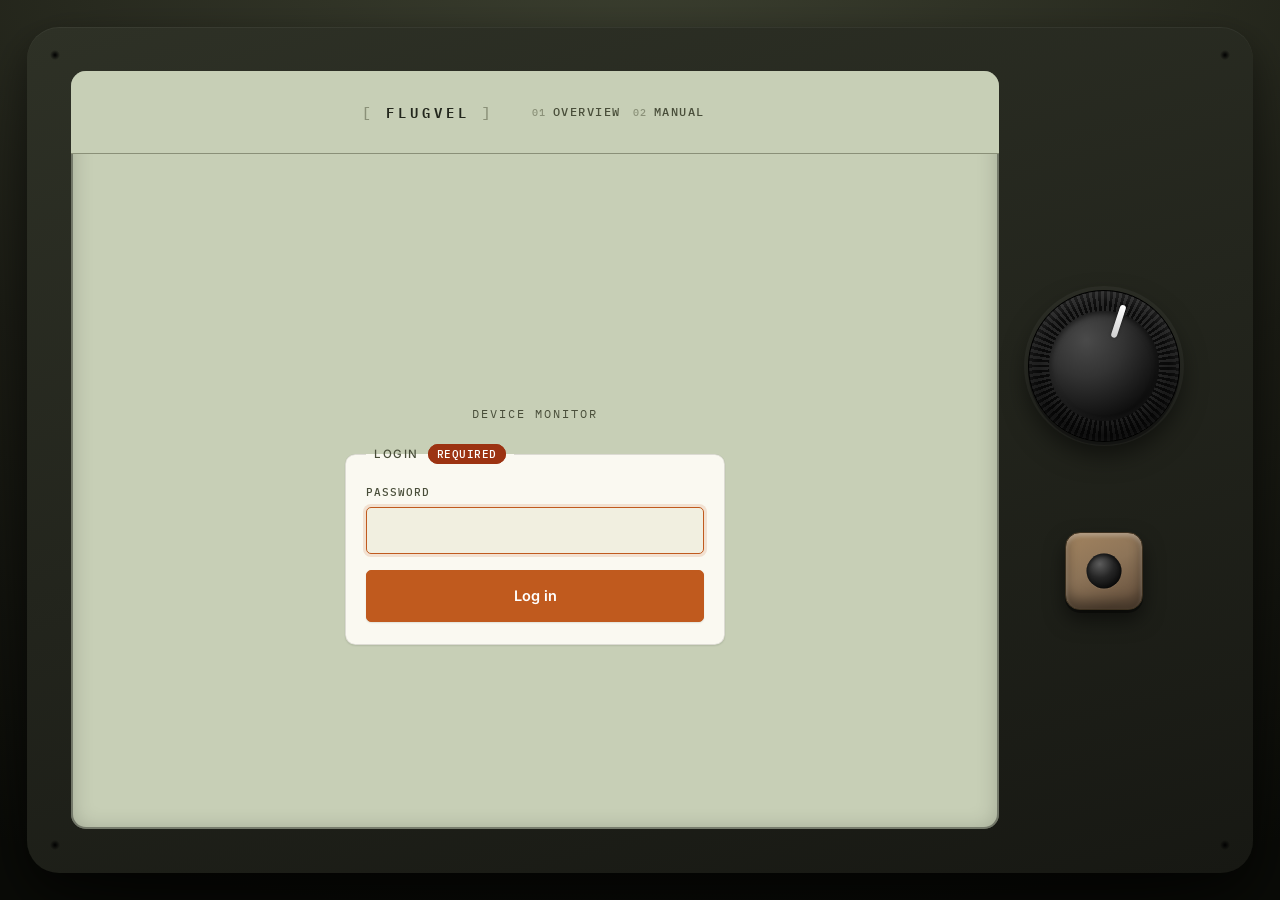
<file: web/public/login.html>
<!DOCTYPE html>
<html lang="en">
<head>
<meta charset="UTF-8">
<meta name="viewport" content="width=device-width, initial-scale=1.0">
<title>FlugVel — Monitor login</title>
<link rel="preconnect" href="https://fonts.googleapis.com">
<link rel="preconnect" href="https://fonts.gstatic.com" crossorigin>
<link rel="stylesheet" href="styles.css">
</head>
<body>

<div class="device-frame">
  <div class="device-screen" id="deviceScreen">

  <header class="masthead-bar">
    <div class="wrap">
      <p class="brand-title"><b>[</b> FLUGVEL <b>]</b></p>
      <nav class="tabs" role="tablist">
        <a class="tab" role="tab" href="index.html"><span class="n">01</span> Overview</a>
        <a class="tab" role="tab" href="manual.html"><span class="n">02</span> Manual</a>
      </nav>
    </div>
  </header>

  <div class="auth-page">
    <div class="auth-card">
      <div class="auth-masthead">
        <p>Device monitor</p>
      </div>

      <fieldset>
        <legend>Login &nbsp;<span class="badge req">Required</span></legend>
        <div class="form-error" id="formError"></div>
        <form id="loginForm">
          <label for="password">Password</label>
          <input type="password" id="password" name="password" autocomplete="current-password" required autofocus>
          <button type="submit" class="act" id="submitBtn">Log in</button>
        </form>
      </fieldset>
    </div>
  </div>

  </div>
  <div class="device-controls" aria-hidden="true">
    <div class="encoder"><span class="mark" id="encoderMark"></span></div>
    <div class="kobtn" id="deviceButton"></div>
  </div>
</div>

<script src="script.js" defer></script>
<script>
const form = document.getElementById("loginForm");
const errorBox = document.getElementById("formError");
const submitBtn = document.getElementById("submitBtn");

form.addEventListener("submit", async (e) => {
  e.preventDefault();
  errorBox.classList.remove("show");
  submitBtn.disabled = true;
  submitBtn.textContent = "Logging in…";

  try {
    const res = await fetch("/api/login", {
      method: "POST",
      headers: { "Content-Type": "application/json" },
      body: JSON.stringify({ password: document.getElementById("password").value }),
    });

    if (res.ok) {
      window.location.href = "dashboard.html";
      return;
    }

    const data = await res.json().catch(() => ({}));
    errorBox.textContent = data.error || "Login failed. Try again.";
    errorBox.classList.add("show");
  } catch {
    errorBox.textContent = "Couldn't reach the server. Check your connection and try again.";
    errorBox.classList.add("show");
  } finally {
    submitBtn.disabled = false;
    submitBtn.textContent = "Log in";
  }
});
</script>

</body>
</html>
</file>
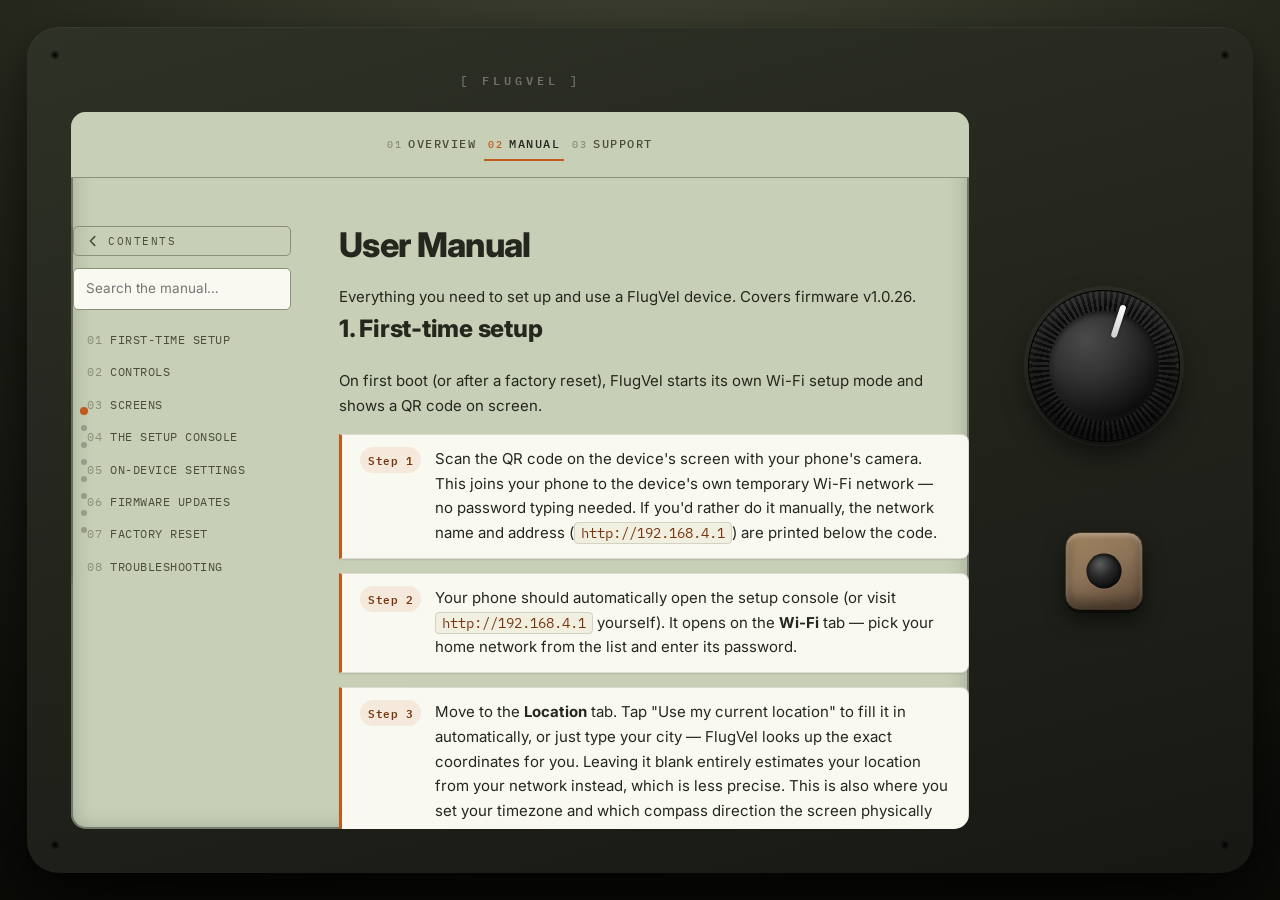
<file: web/public/manual.html>
<!DOCTYPE html>
<html lang="en">
<head>
<meta charset="UTF-8">
<meta name="viewport" content="width=device-width, initial-scale=1.0">
<title>FlugVel — User Manual</title>
<meta name="description" content="Everything you need to set up and use a FlugVel device: first-time Wi-Fi setup, the controls, every screen, the on-device settings console, firmware updates, and troubleshooting.">
<link rel="icon" type="image/svg+xml" href="favicon.svg">
<link rel="icon" type="image/png" sizes="32x32" href="favicon-32.png">
<link rel="apple-touch-icon" href="apple-touch-icon.png">
<link rel="canonical" href="https://flugvel.com/manual">
<meta property="og:type" content="website">
<meta property="og:url" content="https://flugvel.com/manual">
<meta property="og:title" content="FlugVel — User Manual">
<meta property="og:description" content="Everything you need to set up and use a FlugVel device: first-time Wi-Fi setup, the controls, every screen, settings, firmware updates, and troubleshooting.">
<meta property="og:image" content="https://flugvel.com/og-image.jpg">
<meta name="twitter:card" content="summary_large_image">
<meta name="twitter:title" content="FlugVel — User Manual">
<meta name="twitter:description" content="Everything you need to set up and use a FlugVel device: first-time Wi-Fi setup, the controls, every screen, settings, firmware updates, and troubleshooting.">
<meta name="twitter:image" content="https://flugvel.com/og-image.jpg">
<link rel="preconnect" href="https://fonts.googleapis.com">
<link rel="preconnect" href="https://fonts.gstatic.com" crossorigin>
<link rel="stylesheet" href="styles.css">
</head>
<body>

<div class="device-frame">
  <div class="device-body">
  <div class="screen-column">
  <div class="bezel-label" aria-hidden="true">[ FLUGVEL ]</div>
  <div class="device-screen" id="deviceScreen">

  <header class="masthead-bar">
  <div class="wrap">
    <nav class="tabs" role="tablist">
      <a class="tab" role="tab" href="/"><span class="n">01</span> Overview</a>
      <a class="tab active" role="tab" href="/manual"><span class="n">02</span> Manual</a>
      <a class="tab" role="tab" href="/support"><span class="n">03</span> Support</a>
    </nav>
  </div>
</header>

<div class="wrap manual-layout">
  <div class="toc" id="manualToc">
    <button class="toc-toggle" id="tocToggle" type="button" aria-expanded="true" aria-controls="manualToc" title="Hide contents">
      <svg viewBox="0 0 16 16" aria-hidden="true"><path d="M10 3 5 8l5 5"/></svg><span>Contents</span>
    </button>
    <div class="manual-search" id="manualSearchWrap">
      <input type="text" id="manualSearch" placeholder="Search the manual…" aria-label="Search the manual">
      <button class="clear-btn" id="manualSearchClear" type="button" aria-label="Clear search">&times;</button>
      <p class="no-results" id="manualNoResults">No sections match that.</p>
    </div>
    <a href="#setup"><span class="toc-n">01</span>First-time setup</a>
    <a href="#controls"><span class="toc-n">02</span>Controls</a>
    <a href="#screens"><span class="toc-n">03</span>Screens</a>
    <a href="#console"><span class="toc-n">04</span>The setup console</a>
    <a href="#settings"><span class="toc-n">05</span>On-device Settings</a>
    <a href="#updates"><span class="toc-n">06</span>Firmware updates</a>
    <a href="#reset"><span class="toc-n">07</span>Factory reset</a>
    <a href="#troubleshooting"><span class="toc-n">08</span>Troubleshooting</a>
  </div>

  <div class="manual">
    <h1 class="first">User Manual</h1>
    <p class="sub manual-intro-sub">Everything you need to set up and use a FlugVel device. Covers firmware v1.0.26.</p>

    <div class="manual-section">
      <div class="sec-head"><h2 id="setup">1. First-time setup</h2><span class="caret">&#9662;</span></div>
      <div class="sec-body">
      <p>On first boot (or after a factory reset), FlugVel starts its own Wi-Fi setup mode and shows a QR code on screen.</p>

      <div class="step">
        <div class="step-num">Step 1</div>
        <p>Scan the QR code on the device's screen with your phone's camera. This joins your phone to the device's own temporary Wi-Fi network — no password typing needed. If you'd rather do it manually, the network name and address (<code>http://192.168.4.1</code>) are printed below the code.</p>
      </div>
      <div class="step">
        <div class="step-num">Step 2</div>
        <p>Your phone should automatically open the setup console (or visit <code>http://192.168.4.1</code> yourself). It opens on the <strong>Wi-Fi</strong> tab — pick your home network from the list and enter its password.</p>
      </div>
      <div class="step">
        <div class="step-num">Step 3</div>
        <p>Move to the <strong>Location</strong> tab. Tap "Use my current location" to fill it in automatically, or just type your city — FlugVel looks up the exact coordinates for you. Leaving it blank entirely estimates your location from your network instead, which is less precise. This is also where you set your timezone and which compass direction the screen physically faces.</p>
      </div>
      <div class="step">
        <div class="step-num">Step 4 <span class="tag">optional</span></div>
        <p>While you're here, the <strong>Customise</strong> tab is already available too — you can set your theme, screen order, calendar feeds and every other preference right now instead of later. Nothing stops you from skipping this and coming back to it anytime (see <a href="#console">§4</a>).</p>
      </div>
      <div class="step">
        <div class="step-num">Step 5</div>
        <p>Save. The device joins your Wi-Fi and switches to normal operation. If the Wi-Fi password was wrong, it'll tell you and let you try again.</p>
      </div>

      <div class="callout">All of this only happens once. FlugVel remembers your Wi-Fi and settings across restarts and power cuts.</div>
      </div>
    </div>

    <div class="manual-section">
      <div class="sec-head"><h2 id="controls">2. Controls</h2><span class="caret">&#9662;</span></div>
      <div class="sec-body">
      <p>FlugVel has exactly two physical controls, plus a persistent bottom strip that always shows what they currently do:</p>
      <table class="ref-table">
        <tr class="hdr-row"><th>Control</th><th>What it does</th></tr>
        <tr><td>Turn the knob</td><td>Moves within the current screen (picks a day on Weather, scrolls the Calendar agenda, adjusts a value in Settings).</td></tr>
        <tr><td>Click the knob</td><td>Jumps to the next screen in your cycle order, wrapping back around. Settings always comes last and can't be hidden or reordered.</td></tr>
        <tr><td>The other button</td><td>Confirms/acts within the current screen — starts the timer, flaps in Flappy Plane, opens a menu item, expands a calendar entry. Screen-specific, see below.</td></tr>
        <tr><td>Action legend</td><td>The strip along the bottom of the screen — not a control itself, but tells you exactly what the knob and button do right now on whatever screen and state you're in. Can be turned off in Customise if you'd rather have the extra screen space.</td></tr>
      </table>
      <p>Left-handed, or wired up rotated? The Customise tab has a <strong>left-handed mode</strong> (flips the whole layout 180° and reverses the encoder to match) and a separate <strong>knob reversed</strong> option for when the encoder itself is just wired backwards.</p>
      </div>
    </div>

    <div class="manual-section">
      <div class="sec-head"><h2 id="screens">3. Screens</h2><span class="caret">&#9662;</span></div>
      <div class="sec-body">
      <p>Default order is Plane → Weather → Games → Focus → Calendar → Notes → Stocks → Settings, but you can reorder or hide any of these except Settings from the Customise tab — so if you never play the games, they don't have to be in your cycle at all.</p>

      <h3>Plane</h3>
      <p>Shows the nearest aircraft currently overhead — callsign, altitude, speed and bearing — with an optional flyover animation when one passes near. When the sky is empty, it shows a bouncing callsign along with a quote of the day (both can be turned off individually). A minimum-altitude filter is available if you'd rather not see everything down to ground level.</p>

      <h3>Weather</h3>
      <p>A forecast table you can size from 3 to 7 days. Turn the knob to move between days, click the other button to open that day's hour-by-hour breakdown; turn again to flip through hours, press again to go back to the week view. Condition icons and how far ahead it refreshes (and whether it quietly prefetches each day in the background) are all adjustable.</p>

      <h3>Games</h3>
      <p>A small games menu. <strong>Flappy Plane</strong> (tap to flap and dodge pipes) and <strong>Paddle Catch</strong> (turn the knob to slide a paddle) are playable today; <strong>Reaction Timer</strong> and <strong>Simon Says</strong> are listed as "Coming Soon." Any entry can be hidden from the menu individually in Customise. Turning the knob during a game or on the game-over screen backs out to the menu.</p>

      <h3>Focus</h3>
      <p>A Pomodoro-style timer. Turn the knob to set your focus length (5–120 minutes) and break length (1–30 minutes), then press the button to start. Two optional behaviors: lock screen-switching while a session is running (so a stray knob click doesn't abandon it), and auto-start the break the moment focus ends instead of waiting for a button press.</p>

      <h3>Calendar</h3>
      <p>An agenda of the next ~60 days, pulled from up to four of your own read-only iCal feed URLs (set these up in Customise — most calendar apps have a "secret address in iCal format" you can copy from their sharing settings). Turn the knob to move through the list, press to open or close a detail view for one event. Feeds sharing the same event get merged into one entry rather than showing it twice; you can also cap how many events are held in memory and hide events once they've already ended.</p>

      <h3>Notes</h3>
      <p>A short list pulled from one Notion page — to-do checkboxes, bullet and numbered items, paragraphs and headings, in the order they sit on the page. Turn the knob to scroll; a selected row whose text is too long to fit on screen slowly scrolls through the rest of it on its own. The button is context-sensitive: it ticks or unticks whatever to-do is selected, opens or closes a day (with <strong>Group notes by day</strong> on — see below), or otherwise forces an immediate refresh instead of waiting for the next scheduled check. The bottom legend always shows which of those it'll do next.</p>
      <p>Ticking a box updates on screen right away and syncs to Notion in the background; if a checked item is set to stay hidden ("Show checked items" off in Customise), it stays visible-but-dimmed until the next refresh rather than vanishing mid-scroll. Checking things off from the device needs the Notion integration to have <strong>update</strong> permission, not just read — see the step-by-step setup in <a href="#console">§4</a>.</p>
      <p>Turn on <strong>Group notes by day</strong> in Customise and every heading becomes a collapsible day section instead of a plain divider: the first heading on the page opens itself automatically, everything else stays closed with a small done-count next to its name (like "Tuesday (2/3)"), and only one day is ever open at a time — opening another closes the one before it. Anything written above the very first heading always shows, whether or not it's grouped under a day.</p>

      <p>Only some Notion block types are read, and only the ones sitting directly on the page — nothing nested inside a toggle, column or another block, since the device only ever asks Notion for the page's immediate children. Keep the page flat and it shows up exactly as built:</p>
      <table class="ref-table">
        <tr class="hdr-row"><th>In Notion</th><th>On the device</th></tr>
        <tr><td>Heading 1 / 2 / 3</td><td>A section divider — or, with <strong>Group notes by day</strong> on, a collapsible day section.</td></tr>
        <tr><td>To-do</td><td>A checkbox row; ticked when it's checked in Notion or right on the device.</td></tr>
        <tr><td>Bulleted list, numbered list, plain paragraph</td><td>A row with a small dot marker. All three look identical — numbers themselves aren't shown, and none of them count toward the to-do total.</td></tr>
        <tr><td>Toggle, divider, image, table, quote, code block, callout</td><td>Skipped entirely.</td></tr>
        <tr><td>Anything indented under another block</td><td>Skipped — only blocks directly on the page are read, so a toggle's contents stay invisible even when it's open.</td></tr>
      </table>

      <p>A template to start from: hit Copy, then paste straight into an empty Notion page. Notion recognizes plain text written this way as you paste it and converts each line into a real block on its own — a line starting with <code># </code> becomes a heading, <code>- [ ] </code> becomes a to-do checkbox, and a plain <code>- </code> becomes a bulleted list item — so nothing needs reformatting by hand afterward.</p>
      <div class="template-box">
        <button class="act small ghost copy-btn" type="button" data-copy-target="notionTemplate">Copy</button>
        <pre id="notionTemplate"># Monday
- [ ] Gym
- [ ] Laundry
- Call mom about the weekend
# Tuesday
- [ ] Team meeting prep
- Bring the charger this time</pre>
      </div>
      <p>Share the page with your integration (<a href="#console">§4</a>) and it renders exactly like this on the device. Repeat the pattern per day, and turn on <strong>Group notes by day</strong> to get a collapsible day-by-day list with the first day opened automatically. Leave the setting off and the exact same page just reads as one flat list, with each day's heading acting as a plain section divider instead.</p>

      <h3>Stocks</h3>
      <p>A short price list — symbol, current price and the day's change, up to 10 tickers you configure yourself. A red or unavailable-looking row that never resolves usually means a typo in the ticker rather than a real fetch problem: see <strong>"not found" vs. "unavailable"</strong> below. Turn the knob to scroll if you've got more tickers than fit on screen; the button forces an immediate refresh instead of waiting for the next scheduled check.</p>
      <p>A row that hasn't answered yet shows as a dim placeholder instead of sitting blank while its own price is still on the way — each ticker is fetched one at a time in the background, so the list fills in gradually rather than all at once. Once a ticker's own fetch fails, it settles into one of two states: <strong>"not found"</strong> means the ticker itself doesn't exist (double-check the spelling in Customise), while <strong>"unavailable"</strong> is a transient hiccup — a network blip or a rate limit — that a later refresh will likely clear up on its own.</p>

      <h3>Settings</h3>
      <p>Always last in the cycle, and the one screen that can't be hidden — it's covered in full in <a href="#settings">§5</a>. It's mostly device info, a quick on-device theme picker, and the doorway to updates/restart/reset; the deeper customisation lives in the setup console instead (<a href="#console">§4</a>).</p>
      </div>
    </div>

    <div class="manual-section">
      <div class="sec-head"><h2 id="console">4. The setup console</h2><span class="caret">&#9662;</span></div>
      <div class="sec-body">
      <p>Beyond the first-time setup, FlugVel keeps its configuration page running as long as it's on your Wi-Fi — you don't need the knob for most settings at all. From <strong>Settings → Configure on phone</strong> on the device, it shows a QR code and an address; scan it or type the address into any browser on the same network, and it opens straight to the Customise tab.</p>
      <p>If typing it by hand, use the friendly name shown on the device (something like <code>flugvel-a1b2.local</code>) — if your phone or router doesn't resolve <code>.local</code> addresses, use the numeric IP address shown instead (also on the Settings → Device Info screen).</p>
      <p>The console has three tabs:</p>
      <table class="ref-table">
        <tr class="hdr-row"><th>Tab</th><th>What's there</th></tr>
        <tr><td><span class="tag">01</span> Wi-Fi</td><td>Change which network the device connects to. Only really needed again if you move it or change routers.</td></tr>
        <tr><td><span class="tag">02</span> Location</td><td>City/coordinates, timezone, screen-facing direction — same fields as first-time setup.</td></tr>
        <tr><td><span class="tag">03</span> Customise</td><td>Everything else: theme, brightness, date/time format, units, left-handed mode, action legend on/off, screen order and visibility, startup behavior (boot to home vs. resume the last screen you were on), and every per-screen option described in <a href="#screens">§3</a> — plus your calendar feeds.</td></tr>
      </table>
      <p>Changes save straight back to the device over Wi-Fi — no reboot needed, no app to install. Closing the page after saving is all there is to it.</p>

      <h3>Connect your notes (Notion)</h3>
      <div class="step">
        <div class="step-num">Step 1</div>
        <p>Go to <code>notion.so/my-integrations</code> (sign in with the Notion account that owns the page you want to show), and click <strong>New integration</strong>.</p>
      </div>
      <div class="step">
        <div class="step-num">Step 2</div>
        <p>Give it any name (e.g. "FlugVel") and pick your workspace. Under <strong>Capabilities</strong>, turn on both <strong>Read content</strong> and <strong>Update content</strong> — Update is what lets you tick a box on the device itself; with only Read, the list still shows but ticking a box won't stick. Save.</p>
      </div>
      <div class="step">
        <div class="step-num">Step 3</div>
        <p>Copy the <strong>Internal Integration Secret</strong> it generates (starts with <code>secret_</code> or <code>ntn_</code>) — you won't be shown it again after leaving the page, so copy it now.</p>
      </div>
      <div class="step">
        <div class="step-num">Step 4</div>
        <p>Open the actual Notion page you want on the device. Click the <strong>&middot;&middot;&middot;</strong> menu in its top-right corner &rsaquo; <strong>Connections</strong> &rsaquo; find your integration and add it. Skipping this step is the #1 cause of "Page not found" below — a token alone can't see any page until it's added here.</p>
      </div>
      <div class="step">
        <div class="step-num">Step 5</div>
        <p>Back in the setup console's <strong>Customise</strong> tab, open the <strong>Notes</strong> section. Paste the secret into <strong>Integration token</strong>, and paste the page's address (or just its id) into <strong>Page</strong>.</p>
      </div>
      <div class="step">
        <div class="step-num">Step 6 <span class="tag">optional</span></div>
        <p>If your page is laid out with day headings ("Monday", "Tuesday", ...), turn on <strong>Group notes by day</strong> — see <a href="#screens">§3</a> for exactly how that's structured and rendered. Save, and the Notes screen fetches on its next cycle.</p>
      </div>

      <h3>Connect your events (calendar)</h3>
      <div class="step">
        <div class="step-num">Step 1</div>
        <p>Find your calendar's private iCal address. In Google Calendar: Settings &rsaquo; pick the calendar under "Settings for my calendars" &rsaquo; <strong>Secret address in iCal format</strong>. In Apple/iCloud Calendar: right-click (or long-press) the calendar &rsaquo; <strong>Share Calendar</strong> &rsaquo; turn on Public Calendar &rsaquo; copy the link. In Outlook.com: Settings &rsaquo; Shared calendars &rsaquo; publish a calendar &rsaquo; copy the ICS link.</p>
      </div>
      <div class="step">
        <div class="step-num">Step 2</div>
        <p>Copy that address. If it starts with <code>webcal://</code>, swap that prefix for <code>https://</code> — either works, but https:// is the safer bet across calendar apps.</p>
      </div>
      <div class="step">
        <div class="step-num">Step 3</div>
        <p>In the setup console's <strong>Customise</strong> tab, open the <strong>Calendar</strong> section, and paste it into one of the four feed slots — the <strong>Label</strong> field next to it is just a short name for your own reference, it isn't shown on the device.</p>
      </div>
      <div class="step">
        <div class="step-num">Step 4 <span class="tag">optional</span></div>
        <p>Repeat for up to three more calendars — work, a partner's, a shared family one — they merge into a single agenda, with "Merge duplicates" collapsing anything that appears on more than one of them into a single row.</p>
      </div>
      <div class="step">
        <div class="step-num">Step 5</div>
        <p>Set <strong>Look ahead</strong> (how far into the future events are listed) and <strong>Keep at most</strong> (a cap across every feed combined) to taste, and save.</p>
      </div>

      <h3>Connect your stocks (Finnhub)</h3>
      <div class="step">
        <div class="step-num">Step 1</div>
        <p>Go to <code>finnhub.io/register</code> and create a free account — no payment details needed.</p>
      </div>
      <div class="step">
        <div class="step-num">Step 2</div>
        <p>On your Finnhub dashboard, copy your <strong>API key</strong>.</p>
      </div>
      <div class="step">
        <div class="step-num">Step 3</div>
        <p>In the setup console's <strong>Customise</strong> tab, open the <strong>Stocks</strong> section and paste the key into <strong>API key</strong>.</p>
      </div>
      <div class="step">
        <div class="step-num">Step 4</div>
        <p>Type a ticker symbol into the first row (e.g. <code>AAPL</code>) — start typing and, once a key is entered, real matching symbols suggest themselves so a typo is easy to catch before it's saved. Click <strong>+ Add ticker</strong> for another row, up to 10.</p>
      </div>
      <div class="step">
        <div class="step-num">Step 5 <span class="tag">optional</span></div>
        <p>Set <strong>Refresh every</strong> to taste (5–60 minutes) and save. Clearing a row's ticker and saving again removes it from the list.</p>
      </div>
      </div>
    </div>

    <div class="manual-section">
      <div class="sec-head"><h2 id="settings">5. On-device Settings</h2><span class="caret">&#9662;</span></div>
      <div class="sec-body">
      <table class="ref-table">
        <tr class="hdr-row"><th>Option</th><th>What it's for</th></tr>
        <tr><td>Device Info</td><td>Wi-Fi status, IP address and uptime — plus the QR code/address for the setup console.</td></tr>
        <tr><td>Theme</td><td>A quick picker for the four built-in color themes (MonoDotMatrix, AmberTerminal, GreenPhosphor, IceBlue) — turn the knob to preview each live before confirming.</td></tr>
        <tr><td>Configure on phone</td><td>Shows the QR code/address to open the full setup console on your phone (<a href="#console">§4</a>) rather than clicking through everything with the knob.</td></tr>
        <tr><td>Update</td><td>Manually checks for new firmware right now (see below).</td></tr>
        <tr><td>Restart</td><td>Reboots the device.</td></tr>
        <tr><td>Factory Reset</td><td>Same effect as the button-hold gesture below, reachable from the menu instead.</td></tr>
      </table>
      </div>
    </div>

    <div class="manual-section">
      <div class="sec-head"><h2 id="updates">6. Firmware updates</h2><span class="caret">&#9662;</span></div>
      <div class="sec-body">
      <p>FlugVel can update its own firmware over Wi-Fi. It checks a small version file online and compares it to what's currently installed.</p>
      <ul>
        <li>Updates are checked automatically after connecting to Wi-Fi at boot, and any time you select <strong>Update</strong> from the Settings menu.</li>
        <li>If a newer version is available, the screen shows the new version number and release notes, and asks you to confirm before downloading.</li>
        <li>Downloading and flashing takes a minute or two — a progress bar is shown. The device reboots on its own once the update finishes successfully.</li>
        <li>If an update fails partway through, the device simply keeps running its current firmware — nothing is lost.</li>
      </ul>
      </div>
    </div>

    <div class="manual-section">
      <div class="sec-head"><h2 id="reset">7. Factory reset</h2><span class="caret">&#9662;</span></div>
      <div class="sec-body">
      <p>To wipe saved Wi-Fi credentials and settings and start over:</p>
      <div class="step">
        <p>Press and hold <strong>both</strong> buttons (the knob's click button and the other button) together for <strong>15 seconds</strong>. The screen will show "Factory Reset..." and the device will restart into first-time setup mode. The same thing is available as a menu item under Settings → Factory Reset if you'd rather not hold both buttons.</p>
      </div>
      <div class="callout danger">This clears everything — Wi-Fi password, location, theme, screen order, calendar feeds and every other preference. You'll need to go through first-time setup again afterward.</div>
      </div>
    </div>

    <div class="manual-section">
      <div class="sec-head"><h2 id="troubleshooting">8. Troubleshooting</h2><span class="caret">&#9662;</span></div>
      <div class="sec-body">
      <table class="ref-table">
        <tr class="hdr-row"><th>Problem</th><th>Try this</th></tr>
        <tr><td>No QR code / setup screen on first boot</td><td>Power-cycle the device. If it still doesn't appear, it may already have Wi-Fi credentials saved — try a factory reset (above).</td></tr>
        <tr><td>"Failed to connect" after entering Wi-Fi password</td><td>Double-check the password and that you selected the right network, then try again — the setup page stays open for another attempt.</td></tr>
        <tr><td>No planes ever show up</td><td>Check your location was set correctly (Settings → Device Info or the console's Location tab), and that the minimum-altitude filter in Customise isn't set higher than you expect.</td></tr>
        <tr><td>Weather looks wrong for your area</td><td>Re-enter your location manually in the console rather than relying on network-based estimation, which is approximate.</td></tr>
        <tr><td>Calendar shows nothing, or the wrong events</td><td>Confirm each feed URL in Customise is a direct link to an .ics file (not a webpage), and that the feed is still marked enabled.</td></tr>
        <tr><td>Notes says "Can't access page" or "Page not found"</td><td>Double-check the integration token, and make sure the page was actually shared with the integration (its ··· menu → Connections) — a valid token alone isn't enough, the integration also has to be added to that specific page.</td></tr>
        <tr><td>Ticking a box on the device doesn't stick</td><td>The integration needs "Update content" capability, not just "Read content" — edit the integration at notion.so/my-integrations, turn that on, and save (<a href="#console">§4</a> has the full walkthrough).</td></tr>
        <tr><td>A stock ticker always shows "not found"</td><td>The symbol itself doesn't exist on Finnhub — double-check the spelling in Customise (typing there suggests real symbols once your API key is entered, which catches most typos before they're even saved).</td></tr>
        <tr><td>A stock ticker shows "unavailable", or all of them do</td><td>Usually transient — a network hiccup or a momentary rate limit — and clears up on the next scheduled refresh. If every ticker stays "unavailable", double-check the API key itself in Customise.</td></tr>
        <tr><td>Can't reach the setup console by typing the .local address</td><td>Some phones/routers don't resolve <code>.local</code> names. Use the numeric IP address shown on Settings → Device Info instead.</td></tr>
        <tr><td>Stuck on an old firmware version</td><td>Go to Settings → Update to force a manual check rather than waiting for the automatic one at boot.</td></tr>
      </table>
      </div>
    </div>
  </div>
</div>

  <footer>
    <div class="wrap">
      <span>&copy; 2026 FlugVel &middot; built by KML</span>
      <a href="/privacy" class="footer-link">Privacy policy</a>
    </div>
  </footer>

  </div>
  </div>
  <div class="device-controls" aria-hidden="true">
    <div class="encoder"><span class="mark" id="encoderMark"></span></div>
    <div class="kobtn" id="deviceButton"></div>
  </div>
  </div>
</div>

<script src="script.js" defer></script>
</body>
</html>
</file>
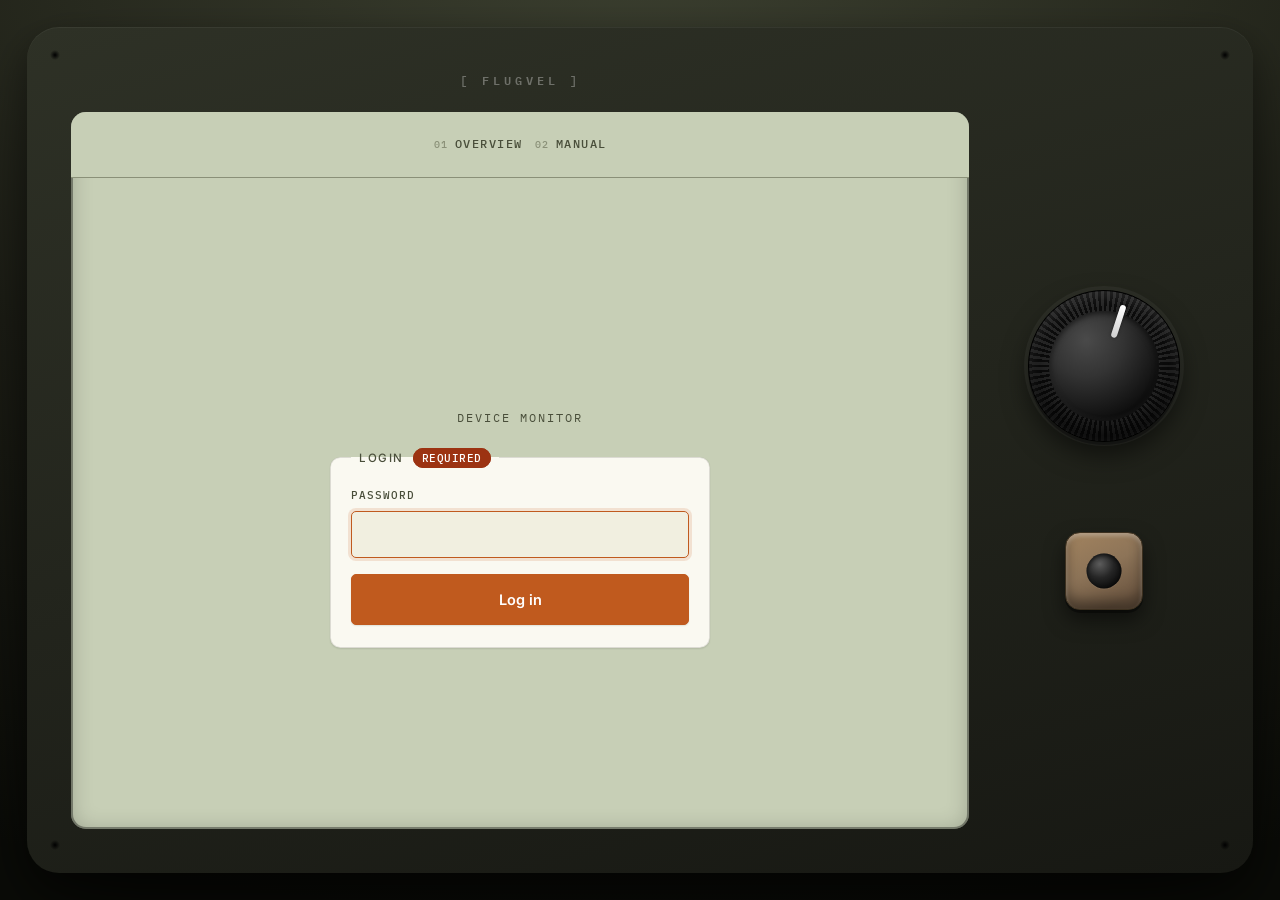
<file: web/public/p-f838d1.html>
<!DOCTYPE html>
<html lang="en">
<head>
<meta charset="UTF-8">
<meta name="viewport" content="width=device-width, initial-scale=1.0">
<!-- Unlisted: reachable only by its obscure URL, and kept out of search
     results if that URL ever leaks (a shared link, a referrer header). This
     is a crawler instruction, not an access control - anyone holding the URL
     can still open the page. -->
<meta name="robots" content="noindex, nofollow">
<title>FlugVel — Monitor login</title>
<link rel="preconnect" href="https://fonts.googleapis.com">
<link rel="preconnect" href="https://fonts.gstatic.com" crossorigin>
<link rel="stylesheet" href="styles.css">
</head>
<body>

<div class="device-frame">
  <div class="device-body">
  <div class="screen-column">
  <div class="bezel-label" aria-hidden="true">[ FLUGVEL ]</div>
  <div class="device-screen" id="deviceScreen">

  <header class="masthead-bar">
    <div class="wrap">
      <nav class="tabs" role="tablist">
        <a class="tab" role="tab" href="/"><span class="n">01</span> Overview</a>
        <a class="tab" role="tab" href="/manual"><span class="n">02</span> Manual</a>
      </nav>
    </div>
  </header>

  <div class="auth-page">
    <div class="auth-card">
      <div class="auth-masthead">
        <p>Device monitor</p>
      </div>

      <fieldset>
        <legend>Login &nbsp;<span class="badge req">Required</span></legend>
        <div class="form-error" id="formError"></div>
        <form id="loginForm">
          <label for="password">Password</label>
          <input type="password" id="password" name="password" autocomplete="current-password" required autofocus>
          <button type="submit" class="act" id="submitBtn">Log in</button>
        </form>
      </fieldset>
    </div>
  </div>

  </div>
  </div>
  <div class="device-controls" aria-hidden="true">
    <div class="encoder"><span class="mark" id="encoderMark"></span></div>
    <div class="kobtn" id="deviceButton"></div>
  </div>
  </div>
</div>

<script src="script.js" defer></script>
<script>
const form = document.getElementById("loginForm");
const errorBox = document.getElementById("formError");
const submitBtn = document.getElementById("submitBtn");

form.addEventListener("submit", async (e) => {
  e.preventDefault();
  errorBox.classList.remove("show");
  submitBtn.disabled = true;
  submitBtn.textContent = "Logging in…";

  try {
    const res = await fetch("/api/login", {
      method: "POST",
      headers: { "Content-Type": "application/json" },
      body: JSON.stringify({ password: document.getElementById("password").value }),
    });

    if (res.ok) {
      window.location.href = "m-223d0f.html";
      return;
    }

    const data = await res.json().catch(() => ({}));
    errorBox.textContent = data.error || "Login failed. Try again.";
    errorBox.classList.add("show");
  } catch {
    errorBox.textContent = "Couldn't reach the server. Check your connection and try again.";
    errorBox.classList.add("show");
  } finally {
    submitBtn.disabled = false;
    submitBtn.textContent = "Log in";
  }
});
</script>

</body>
</html>
</file>
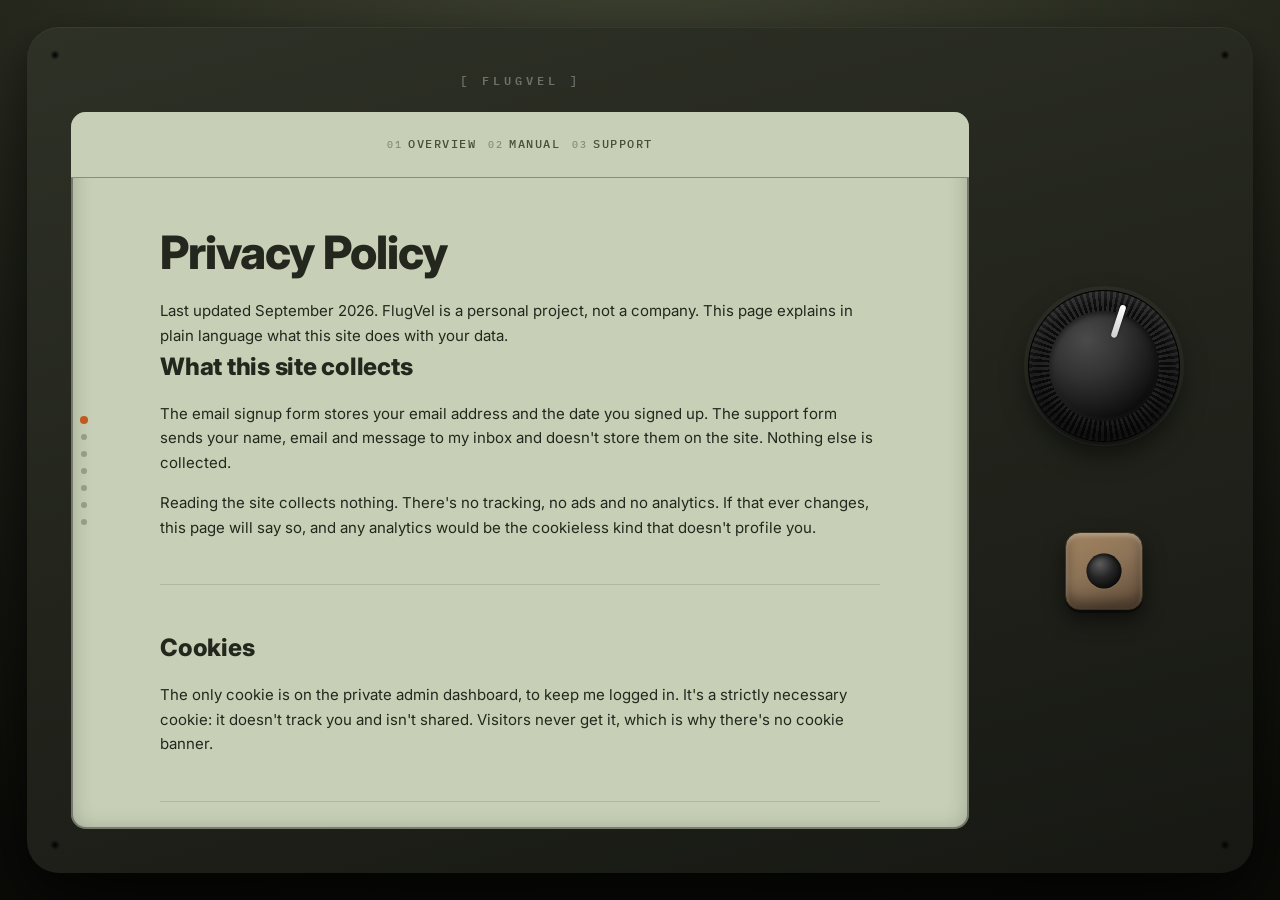
<file: web/public/privacy.html>
<!DOCTYPE html>
<html lang="en">
<head>
<meta charset="UTF-8">
<meta name="viewport" content="width=device-width, initial-scale=1.0">
<title>Privacy Policy — FlugVel</title>
<meta name="description" content="What FlugVel's website collects, why, and who it's shared with.">
<link rel="icon" type="image/svg+xml" href="favicon.svg">
<link rel="icon" type="image/png" sizes="32x32" href="favicon-32.png">
<link rel="apple-touch-icon" href="apple-touch-icon.png">
<link rel="canonical" href="https://flugvel.com/privacy">
<link rel="preconnect" href="https://fonts.googleapis.com">
<link rel="preconnect" href="https://fonts.gstatic.com" crossorigin>
<link rel="stylesheet" href="styles.css">
</head>
<body>

<div class="device-frame">
  <div class="device-body">
  <div class="screen-column">
  <div class="bezel-label" aria-hidden="true">[ FLUGVEL ]</div>
  <div class="device-screen" id="deviceScreen">

    <header class="masthead-bar">
      <div class="wrap">
        <nav class="tabs" role="tablist">
          <a class="tab" role="tab" href="/"><span class="n">01</span> Overview</a>
          <a class="tab" role="tab" href="/manual"><span class="n">02</span> Manual</a>
          <a class="tab" role="tab" href="/support"><span class="n">03</span> Support</a>
        </nav>
      </div>
    </header>

    <div class="wrap manual-layout" style="grid-template-columns: 1fr; max-width: 720px;">
      <div class="manual">
        <h1 style="margin-top:0;">Privacy Policy</h1>
        <p class="sub" style="margin-bottom:0;">Last updated September 2026. FlugVel is a personal project, not a company. This page explains in plain language what this site does with your data.</p>

        <div class="manual-section">
          <h2 class="first" id="collect">What this site collects</h2>
          <p>The email signup form stores your email address and the date you signed up. The support form sends your name, email and message to my inbox and doesn't store them on the site. Nothing else is collected.</p>
          <p>Reading the site collects nothing. There's no tracking, no ads and no analytics. If that ever changes, this page will say so, and any analytics would be the cookieless kind that doesn't profile you.</p>
        </div>

        <div class="manual-section">
          <h2 id="cookies">Cookies</h2>
          <p>The only cookie is on the private admin dashboard, to keep me logged in. It's a strictly necessary cookie: it doesn't track you and isn't shared. Visitors never get it, which is why there's no cookie banner.</p>
        </div>

        <div class="manual-section">
          <h2 id="use">What the email address is used for</h2>
          <p>You get one welcome email, then an email when there's a firmware or feature update. Your address is never sold or shared, and every email has an unsubscribe link that deletes it.</p>
        </div>

        <div class="manual-section">
          <h2 id="thirdparty">Who this data passes through</h2>
          <p>Two outside services run this site, and each only sees what it needs:</p>
          <ul>
            <li><strong>Cloudflare</strong> hosts the site and its database (Cloudflare Pages and D1). Your email address, if you sign up, is stored in that database.</li>
            <li><strong>Resend</strong> is the email service used to actually send the welcome/update emails. It sees your email address and the content of the email being sent.</li>
          </ul>
          <p>Neither may use this data for anything except running the site and sending its emails.</p>
        </div>

        <div class="manual-section">
          <h2 id="device">The physical device</h2>
          <p>A FlugVel device checks in with this site now and then to report its status and look for firmware updates. A check-in includes a device ID, signal strength and firmware version. It never includes what you use the device for: your flights, weather, calendar and notes go straight between the device and the services you set up, not through this site.</p>
        </div>

        <div class="manual-section">
          <h2 id="rights">Removing your data</h2>
          <p>Use the unsubscribe link in any update email, or your mail app's own unsubscribe button. Either one deletes your address completely; it isn't kept on a list. If a link doesn't work, reply to any email and I'll remove you.</p>
        </div>

        <div class="manual-section">
          <h2 id="changes">Changes to this policy</h2>
          <p>If anything here changes, this page and the date at the top will be updated.</p>
        </div>
      </div>
    </div>

    <footer>
      <div class="wrap">
        <span>&copy; 2026 FlugVel &middot; built by KML</span>
      </div>
    </footer>

  </div>
  </div>
  <div class="device-controls" aria-hidden="true">
    <div class="encoder"><span class="mark" id="encoderMark"></span></div>
    <div class="kobtn" id="deviceButton"></div>
  </div>
  </div>
</div>

<script src="script.js" defer></script>
</body>
</html>
</file>
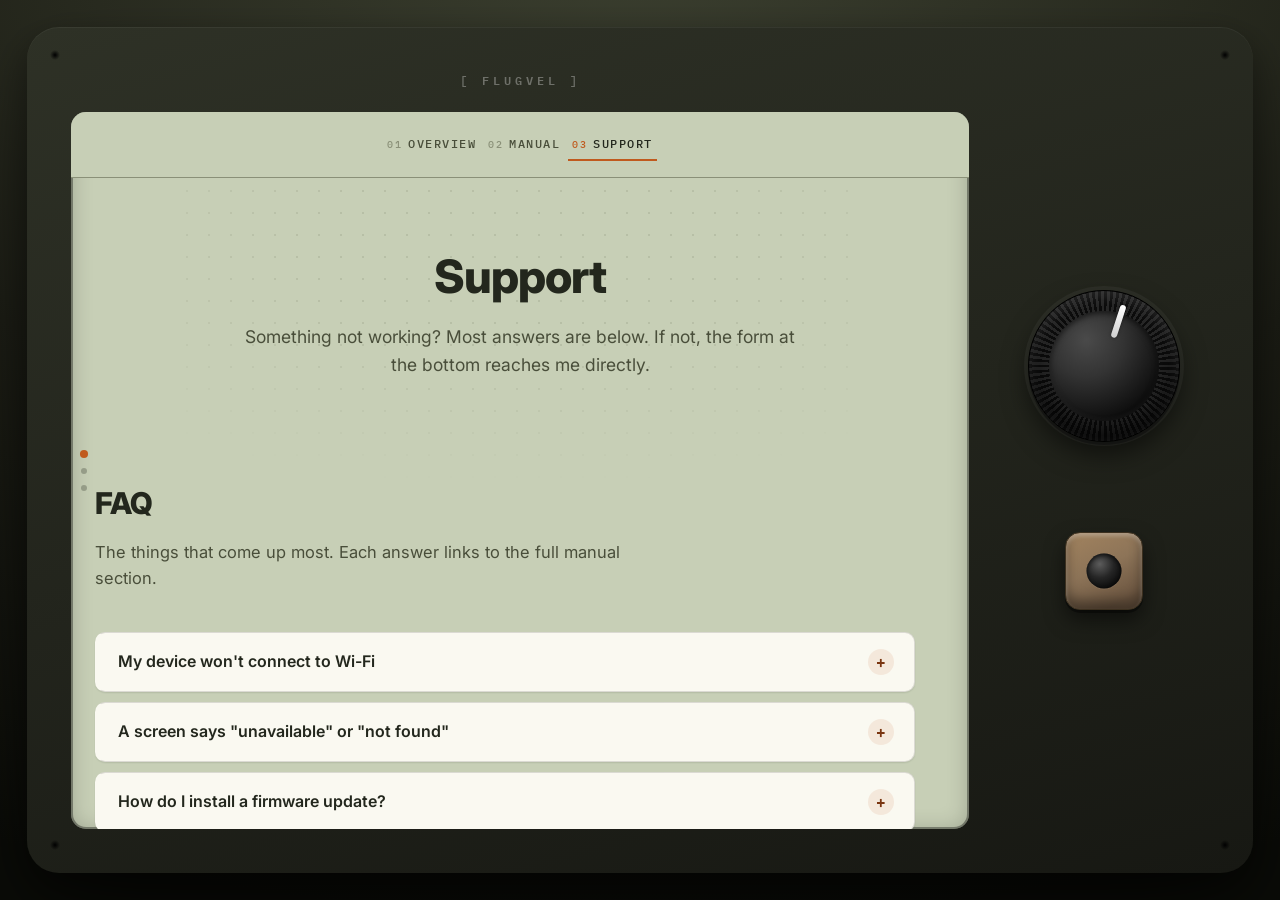
<file: web/public/support.html>
<!DOCTYPE html>
<html lang="en">
<head>
<meta charset="UTF-8">
<meta name="viewport" content="width=device-width, initial-scale=1.0">
<title>FlugVel — Support</title>
<meta name="description" content="Get help with a FlugVel device: answers to common questions, and a direct line if you're still stuck.">
<link rel="icon" type="image/svg+xml" href="favicon.svg">
<link rel="icon" type="image/png" sizes="32x32" href="favicon-32.png">
<link rel="apple-touch-icon" href="apple-touch-icon.png">
<link rel="canonical" href="https://flugvel.com/support">
<meta property="og:type" content="website">
<meta property="og:url" content="https://flugvel.com/support">
<meta property="og:title" content="FlugVel — Support">
<meta property="og:description" content="Get help with a FlugVel device: answers to common questions, and a direct line if you're still stuck.">
<meta property="og:image" content="https://flugvel.com/og-image.jpg">
<meta name="twitter:card" content="summary_large_image">
<meta name="twitter:title" content="FlugVel — Support">
<meta name="twitter:description" content="Get help with a FlugVel device: answers to common questions, and a direct line if you're still stuck.">
<meta name="twitter:image" content="https://flugvel.com/og-image.jpg">
<link rel="preconnect" href="https://fonts.googleapis.com">
<link rel="preconnect" href="https://fonts.gstatic.com" crossorigin>
<link rel="stylesheet" href="styles.css">
</head>
<body>

<div class="device-frame">
  <div class="device-body">
  <div class="screen-column">
  <div class="bezel-label" aria-hidden="true">[ FLUGVEL ]</div>
  <div class="device-screen" id="deviceScreen">

    <header class="masthead-bar">
      <div class="wrap">
        <nav class="tabs" role="tablist">
          <a class="tab" role="tab" href="/"><span class="n">01</span> Overview</a>
          <a class="tab" role="tab" href="/manual"><span class="n">02</span> Manual</a>
          <a class="tab active" role="tab" href="/support"><span class="n">03</span> Support</a>
        </nav>
      </div>
    </header>

    <div class="wrap">
      <div class="hero support-hero">
        <h1>Support</h1>
        <p class="sub">Something not working? Most answers are below. If not, the form at the bottom reaches me directly.</p>
      </div>
    </div>

    <section class="support-faq" id="faq">
      <div class="wrap">
        <div class="section-head" data-reveal>
          <h2>FAQ</h2>
          <p>The things that come up most. Each answer links to the full manual section.</p>
        </div>
        <div class="faq-list" data-reveal>
          <details class="faq-item">
            <summary>My device won't connect to Wi-Fi</summary>
            <p>Check the password and that you picked the right network. If it fails, the setup page stays open so you can try again. If the setup screen doesn't appear on first boot, unplug the device and plug it back in. If it still doesn't show, a factory reset (hold both buttons for 15 seconds) usually fixes it. Full walkthrough: <a href="/manual#setup">Manual §1</a>.</p>
          </details>
          <details class="faq-item">
            <summary>A screen says "unavailable" or "not found"</summary>
            <p>Both are normal. "Not found" means something you entered, usually a stock ticker, doesn't exist, so check the spelling in the setup page. "Unavailable" means a temporary problem like a network drop or a rate limit, and the next refresh usually clears it. The specific cases are in <a href="/manual#troubleshooting">Manual §8</a>.</p>
          </details>
          <details class="faq-item">
            <summary>How do I install a firmware update?</summary>
            <p>FlugVel checks for updates after it connects to Wi-Fi, and whenever you choose <strong>Update</strong> in Settings. If one is available, it shows the version and release notes and asks before downloading. Nothing installs until you confirm. Details: <a href="/manual#updates">Manual §6</a>.</p>
          </details>
          <details class="faq-item">
            <summary>How do I reset my device?</summary>
            <p>Hold the knob and the other button together for 15 seconds. This clears your Wi-Fi, location, theme and every other setting, and the device starts first-time setup again. You can also do it from Settings → Factory Reset. See <a href="/manual#reset">Manual §7</a>.</p>
          </details>
          <details class="faq-item">
            <summary>Is my data private?</summary>
            <p>Yes. Your device talks directly to the services you set it up with: weather, flights, and your own calendar, notes and stock accounts. None of that data goes through a FlugVel server. Details are in the <a href="/privacy">privacy policy</a>.</p>
          </details>
          <details class="faq-item">
            <summary>I found a bug, or want to suggest something</summary>
            <p>Use the form below. Include your firmware version (Settings → Device Info) and what you were doing when it happened, so it's easier to track down.</p>
          </details>
        </div>
      </div>
    </section>

    <section class="alt" id="contact">
      <div class="wrap support-contact">
        <div class="support-aside" data-reveal>
          <div class="section-head">
            <h2>Report a bug or ask a question</h2>
            <p>Replies usually take a few days.</p>
          </div>
          <div class="timeline">
            <div class="timeline-item">
              <span class="dot">01</span>
              <div class="step-head"><h3>Firmware version</h3></div>
              <p>Settings &rarr; Device Info on the device.</p>
            </div>
            <div class="timeline-item">
              <span class="dot">02</span>
              <div class="step-head"><h3>What you were doing</h3></div>
              <p>Which screen, and what you pressed or turned.</p>
            </div>
            <div class="timeline-item">
              <span class="dot">03</span>
              <div class="step-head"><h3>What happened</h3></div>
              <p>What you expected, and what you saw instead.</p>
            </div>
          </div>
        </div>

        <fieldset class="support-fieldset" data-reveal>
          <legend>Message</legend>
          <div class="form-error" id="supportError"></div>
          <div class="support-confirm" id="supportConfirm" role="status" hidden>
            <span class="support-confirm-mark" aria-hidden="true">&#10003;</span>
            <p><strong>Message sent.</strong> Check your inbox for a confirmation. I'll reply separately.</p>
          </div>
          <form id="supportForm">
            <label for="supportName">Name <span class="badge">Optional</span></label>
            <input type="text" id="supportName" name="name" maxlength="100" autocomplete="name">
            <label for="supportEmail">Email <span class="badge req">Required</span></label>
            <input type="email" id="supportEmail" name="email" autocomplete="email" required>
            <label for="supportMessage">Message <span class="badge req">Required</span></label>
            <textarea id="supportMessage" name="message" rows="6" maxlength="4000" required></textarea>
            <!-- Honeypot: real visitors never see this, see index.html's
                 signup form for the same pattern and why. Deliberately NOT
                 named/typed like a real autofill category (company, url,
                 website, ...) - a field that off-screen positioning hides
                 from a human can still get silently filled in by a
                 browser's saved-address autofill if its name matches one
                 of those categories, which was making real submissions
                 from this form look like bot traffic to the server (it
                 correctly returns success either way, so nothing about a
                 hijacked submission looked broken from the visitor's side
                 - it just silently never sent anything). -->
            <input type="text" name="hp_note" id="supportHp" class="hp-field" tabindex="-1" autocomplete="off" aria-hidden="true">
            <button type="submit" class="act" id="supportSubmit">Send message</button>
          </form>
        </fieldset>
      </div>
    </section>

    <footer>
      <div class="wrap">
        <span>&copy; 2026 FlugVel &middot; built by KML</span>
        <a href="/privacy" class="footer-link">Privacy policy</a>
      </div>
    </footer>

  </div>
  </div>
  <div class="device-controls" aria-hidden="true">
    <div class="encoder"><span class="mark" id="encoderMark"></span></div>
    <div class="kobtn" id="deviceButton"></div>
  </div>
  </div>
</div>

<script src="script.js" defer></script>
</body>
</html>
</file>
<file: web/public/styles.css>
/* FlugVel — design system v3.
   Keeps the device's own DNA (the sage/olive palette, the burnt-orange
   accent, the bracketed wordmark, sharp/technical geometry) but treats it
   like a real product site rather than a re-skinned settings page:
   a proper type pairing (Inter for reading, IBM Plex Mono for labels and
   technical chrome — the same split real hardware brands use), a paper-
   white surface that actually lifts off the sage background, soft shadow
   depth, hand-drawn icons instead of emoji, and real hover/motion detail. */

@import url("https://fonts.googleapis.com/css2?family=Inter:wght@400;500;600;700;800&family=IBM+Plex+Mono:wght@400;500;600&display=swap");

:root {
  --bg: #c7cfb6;
  --bg-alt: #bdc6a9;
  --surface: #faf9f1;
  --surface-2: #f1efe0;
  --ink: #23271d;
  /* Darkened from the original #5c6249 - that value only hit 3.95:1 against
     --bg and 3.58:1 against --bg-alt, both below WCAG AA's 4.5:1 for body
     text, and --dim is used all over the site (subtitles, descriptions).
     This value clears 4.5:1 against every background it's actually used on
     (5.35:1 on --bg, 4.85:1 on --bg-alt, 8.17:1 on --surface) while staying
     the same olive hue, just a bit darker. */
  --dim: #494e3a;
  --line: rgba(35, 39, 29, 0.14);
  --line-strong: #8a9078;
  --accent: #c05a1e;
  --accent-ink: #7a3510;
  --req: #9c3312;
  --sans: "Inter", -apple-system, BlinkMacSystemFont, "Segoe UI", Roboto, Helvetica, Arial, sans-serif;
  --mono: "IBM Plex Mono", ui-monospace, "SF Mono", Menlo, Consolas, monospace;
  --shadow-sm: 0 1px 2px rgba(35, 39, 29, .07), 0 1px 1px rgba(35, 39, 29, .04);
  --shadow-md: 0 14px 32px -14px rgba(35, 39, 29, .28), 0 3px 8px rgba(35, 39, 29, .06);
  --shadow-lg: 0 30px 60px -20px rgba(29, 31, 26, .45);
  --r: 5px;
}

* { box-sizing: border-box; }

html, body {
  margin: 0;
  padding: 0;
  background: var(--bg);
  color: var(--ink);
  font-family: var(--sans);
  font-size: 16px;
  line-height: 1.6;
  -webkit-font-smoothing: antialiased;
}

a { color: var(--accent-ink); text-decoration: none; }
a:hover { text-decoration: underline; }

.wrap { max-width: 1120px; margin: 0 auto; padding: 0 24px; }

::selection { background: var(--accent); color: #fff; }

/* ============== Type ============== */
h1, h2, h3 { font-family: var(--sans); color: var(--ink); }
.mono, .eyebrow, .tag, .badge, .tab, .brand-title, .spec .label, code, kbd,
label, .n, .caption, .step-num, th { font-family: var(--mono); }

/* ============== Masthead + tab nav ============== */
.masthead-bar {
  border-bottom: 1px solid var(--line-strong);
  background: var(--bg);
  position: sticky;
  top: 0;
  z-index: 10;
}
.masthead-bar .wrap {
  display: flex;
  align-items: center;
  justify-content: center;
  gap: 34px;
  padding: 16px 24px;
  position: relative;
}
.brand-title {
  font-size: 14px;
  letter-spacing: 4px;
  font-weight: 600;
  color: var(--ink);
  white-space: nowrap;
}
.brand-title b { color: var(--line-strong); font-weight: 600; }
.tabs { display: flex; gap: 4px; }
.tab {
  display: flex;
  align-items: baseline;
  gap: 6px;
  padding: 6px 4px;
  font-size: 12px;
  letter-spacing: 1.5px;
  text-transform: uppercase;
  color: var(--dim);
  font-weight: 500;
  border-bottom: 2px solid transparent;
  transition: color .15s ease, border-color .15s ease;
}
.tab .n { font-size: 10px; color: var(--line-strong); }
.tab.active, .tab:hover { color: var(--ink); text-decoration: none; border-color: var(--accent); }
.tab.active .n, .tab:hover .n { color: var(--accent); }
.bar-actions { position: absolute; top: 50%; right: 24px; transform: translateY(-50%); }
@media (max-width: 560px) {
  .masthead-bar .wrap { flex-direction: column; gap: 10px; padding: 14px 20px; }
  .bar-actions { position: static; transform: none; }
  .tab { padding: 12px 4px; }
}

/* ============== Buttons ============== */
.act {
  display: inline-flex;
  align-items: center;
  justify-content: center;
  gap: 8px;
  padding: 13px 24px;
  border: 1px solid var(--accent);
  background: var(--accent);
  color: #fff;
  font: inherit;
  font-family: var(--sans);
  font-weight: 600;
  font-size: 14.5px;
  text-align: center;
  cursor: pointer;
  border-radius: var(--r);
  box-shadow: var(--shadow-sm);
  transition: transform .12s ease, box-shadow .12s ease, background .12s ease, border-color .12s ease;
}
.act:hover { background: var(--accent-ink); border-color: var(--accent-ink); color: #fff; text-decoration: none; transform: translateY(-1px); box-shadow: var(--shadow-md); }
.act:active { transform: translateY(0); }
.act.ghost { background: transparent; color: var(--ink); border-color: var(--line-strong); box-shadow: none; }
.act.ghost:hover { background: var(--surface); border-color: var(--ink); color: var(--ink); box-shadow: var(--shadow-sm); }
.act.danger { border-color: var(--req); background: var(--req); }
.act.danger:hover { background: #7a2a0d; border-color: #7a2a0d; }
.act.small { padding: 8px 15px; font-size: 12.5px; }
.cta-row { display: flex; gap: 12px; flex-wrap: wrap; align-items: center; }

/* ============== Hero ============== */
.hero {
  padding: 88px 0 64px;
  max-width: 640px;
  margin: 0 auto;
  text-align: center;
  position: relative;
}
/* Faint technical dot-grid behind the hero, in the same ink used everywhere
   else for hairlines - reads as "measured instrument," not decoration. */
.hero::before {
  content: "";
  position: absolute;
  inset: -20px -24px;
  background-image: radial-gradient(var(--line-strong) 1px, transparent 1px);
  background-size: 22px 22px;
  opacity: .25;
  mask-image: radial-gradient(ellipse 80% 70% at 50% 30%, #000 40%, transparent 100%);
  -webkit-mask-image: radial-gradient(ellipse 80% 70% at 50% 30%, #000 40%, transparent 100%);
  pointer-events: none;
  z-index: 0;
}
.hero > * { position: relative; z-index: 1; }
.hero .cta-row { justify-content: center; }

/* Side-by-side layout: copy on the left, the device clip on the right.
   The clip's own background is pre-composited to the page's exact --bg
   (see the site's build notes / device-hero.mp4 provenance) with the
   device's real render vignette removed via a background-difference
   matte, so no card, border, mask or shadow is needed here at all - the
   video just IS the device floating with its own baked-in shadow. */
.hero-split {
  max-width: 1120px;
  display: flex;
  align-items: center;
  gap: 64px;
  text-align: left;
}
.hero-split .hero-copy { flex: 1 1 0; max-width: 480px; }
.hero-split .cta-row { justify-content: flex-start; }
.hero-split .eyebrow { margin-left: 0; }
.hero-split .sub { margin: 0 0 32px; }
/* The hero paragraph is four short beats: a small gap between them instead
   of a full blank line, so the button stays near the top of the screen. */
.hero-lines span { display: block; }
.hero-lines span + span { margin-top: 6px; }
.hero-split .hero-lines { margin-bottom: 26px; }
.hero-split h1 { font-size: clamp(30px, 4vw + 8px, 40px); }
.hero-split .hero-media { flex: 1 1 0; display: flex; justify-content: center; }
.hero-video {
  display: block;
  width: 100%;
  max-width: 460px;
  margin: 0;
}
@media (max-width: 900px) {
  .hero { padding: 56px 0 40px; }
  .hero-split { flex-direction: column; text-align: center; gap: 32px; }
  .hero-split .hero-copy { max-width: 640px; }
  .hero-split .cta-row { justify-content: center; }
  .hero-split .eyebrow { margin-left: auto; }
  .hero-split .sub { margin: 0 auto 32px; }
}
.eyebrow {
  display: inline-flex;
  align-items: center;
  flex-wrap: wrap;
  gap: 8px;
  color: var(--dim);
  font-size: 11.5px;
  letter-spacing: 2px;
  text-transform: uppercase;
  margin-bottom: 20px;
  padding: 5px 12px;
  border: 1px solid var(--line-strong);
  border-radius: 999px;
  background: var(--surface);
}
.eyebrow b { color: var(--accent); font-weight: 600; }
h1 {
  font-size: clamp(32px, 6vw + 8px, 46px);
  line-height: 1.14;
  margin: 0 0 20px;
  font-weight: 800;
  letter-spacing: -0.02em;
}
.sub {
  color: var(--dim);
  font-size: clamp(16px, 1.3vw + 12px, 17.5px);
  line-height: 1.6;
  max-width: 46ch;
  margin: 0 auto 32px;
}

/* ============== The device frame ==============
   The whole site lives inside a scaled-up print of the actual FlugVel
   enclosure (see enclosure/flugvel_case.scad — soft-rounded injection-
   molded corners, a chamfered lip around the glass): floated on its own
   surface with real margin around it so it reads as an object, not a
   full-bleed background. The real page (nav,
   hero, sections, everything) is the "screen" and scrolls inside it; a
   real control panel — the same encoder/button graphic from the old
   decorative mockup — sits fixed beside it, clustered tight the way the
   knob and button actually sit next to each other on the physical board.
   Turning the encoder isn't decoration: it spins with every scroll tick
   (script.js), and the button visibly depresses on any click. */
html, body { height: 100%; overscroll-behavior: none; }
body {
  overflow: hidden;
  background: radial-gradient(130% 110% at 50% -8%, #3d4131 0%, #1c1d15 55%, #0a0b07 100%);
}
.device-frame {
  position: fixed;
  inset: clamp(14px, 3vmin, 56px);
  display: flex;
  border-radius: 32px;
  background:
    radial-gradient(circle 4px at 28px 28px, #000, transparent 5px),
    radial-gradient(circle 4px at calc(100% - 28px) 28px, #000, transparent 5px),
    radial-gradient(circle 4px at 28px calc(100% - 28px), #000, transparent 5px),
    radial-gradient(circle 4px at calc(100% - 28px) calc(100% - 28px), #000, transparent 5px),
    linear-gradient(165deg, #2e3126, #171813);
  padding: 44px;
  box-shadow:
    0 50px 100px -24px rgba(0,0,0,.6),
    0 14px 36px rgba(0,0,0,.4),
    inset 0 1px 0 rgba(255,255,255,.05);
}
.device-body {
  flex: 1;
  min-height: 0;
  display: flex;
  gap: 30px;
}
/* Groups the bezel label with the screen it labels rather than with the
   knob/button column beside it, so "centered" means centered over the
   actual glass at any width - not over the whole case (which used to
   visibly skew it right of the screen once the knob column ate into the
   frame's width). */
.screen-column {
  flex: 1;
  min-width: 0;
  min-height: 0;
  display: flex;
  flex-direction: column;
  gap: 22px;
}
/* The wordmark printed on the case itself, above the glass - like a real
   device's silkscreened nameplate, not part of the on-screen software UI
   (which is why it's not in .masthead-bar with the actual nav anymore). */
.bezel-label {
  flex: none;
  text-align: center;
  font-family: var(--mono);
  font-size: 12px;
  font-weight: 600;
  letter-spacing: 4px;
  text-transform: uppercase;
  color: rgba(255,255,255,.32);
  user-select: none;
}
.device-screen {
  flex: 1;
  min-width: 0;
  min-height: 0;
  background: var(--bg);
  border-radius: 15px;
  overflow-y: auto;
  overflow-x: hidden;
  -webkit-overflow-scrolling: touch;
  box-shadow: inset 0 0 0 2px rgba(0,0,0,.35), inset 0 2px 22px rgba(0,0,0,.22);
  position: relative;
  scrollbar-width: none;
  -ms-overflow-style: none;
}
.device-screen::-webkit-scrollbar { display: none; width: 0; height: 0; }
/* Section pager (script.js): one dot per section on the left edge of the
   glass, the current one lit in the accent. Top/height are set from JS to
   match the glass, since the bezel label sits above it in this column. */
.screen-column { position: relative; }
.section-pager {
  position: absolute; left: 5px;
  display: flex; flex-direction: column; justify-content: center; gap: 1px;
  pointer-events: none; z-index: 20;
}
/* Each dot is a button with a 16px hit area around the 6px dot. */
.section-pager button {
  pointer-events: auto; cursor: pointer;
  width: 16px; height: 16px; padding: 0; border: 0; background: none;
  display: flex; align-items: center; justify-content: center;
}
.section-pager button::before {
  content: ""; width: 6px; height: 6px; border-radius: 50%;
  background: rgba(35, 39, 29, .28); transition: background .2s ease, transform .2s ease;
}
.section-pager button:hover::before { background: rgba(35, 39, 29, .6); transform: scale(1.35); }
.section-pager button.on::before { background: var(--accent); transform: scale(1.35); }
.section-pager button:focus-visible { outline: 2px solid var(--accent); outline-offset: -2px; border-radius: 50%; }
@media (max-width: 620px) { .section-pager { left: 1px; } .section-pager button::before { width: 5px; height: 5px; } }
@media (prefers-reduced-motion: reduce) { .section-pager button::before { transition: none; } }
.device-controls {
  width: 210px;
  flex: none;
  display: flex;
  flex-direction: column;
  align-items: center;
  justify-content: center;
  gap: 90px;
  position: relative;
}
.encoder {
  position: relative; width: 152px; height: 152px; border-radius: 50%;
  border: 1px solid #000; flex: none;
  background:
    repeating-conic-gradient(from 0deg, #0c0c0c 0 2.4deg, #272727 2.4deg 4.8deg),
    radial-gradient(circle at 32% 24%, rgba(255,255,255,.16), transparent 45%),
    radial-gradient(circle at 50% 40%, #3d3d3d, #0f0f0f 72%);
  box-shadow:
    0 0 0 4px rgba(255,255,255,.045),
    inset 0 5px 13px rgba(255,255,255,.12),
    inset 0 -12px 24px rgba(0,0,0,.78),
    0 3px 0 rgba(0,0,0,.55),
    0 12px 26px rgba(0,0,0,.55);
  /* It's a real control now, not just decoration lit up by page scroll -
     drag it (mouse or touch) to scroll the screen. touch-action:none
     stops the browser's own scroll/zoom gesture from fighting the drag. */
  cursor: grab;
  touch-action: none;
}
.encoder.dragging {
  cursor: grabbing;
  box-shadow:
    0 0 0 4px rgba(255,255,255,.08),
    inset 0 5px 13px rgba(255,255,255,.16),
    inset 0 -12px 24px rgba(0,0,0,.78),
    0 3px 0 rgba(0,0,0,.55),
    0 12px 26px rgba(0,0,0,.55);
}
.encoder.dragging .mark { transition: none; }
.encoder::after {
  content: ""; position: absolute; inset: 20px; border-radius: 50%;
  background: radial-gradient(circle at 34% 26%, #4a4a4a, #333 34%, #0d0d0d 76%);
  box-shadow: inset 0 2px 6px rgba(0,0,0,.6), inset 0 -2px 5px rgba(255,255,255,.05);
}
.encoder .mark {
  position: absolute; left: 50%; top: 11px; width: 6px; height: 34px; border-radius: 3px;
  background: linear-gradient(#fff, #cfcfcf);
  transform: translateX(-50%) rotate(18deg); z-index: 2;
  transform-origin: 50% 64px;
  box-shadow: 0 0 3px rgba(0,0,0,.4);
  transition: transform .09s linear;
}
.kobtn {
  position: relative; width: 78px; height: 78px; border-radius: 15px; flex: none;
  cursor: pointer; /* steps to the next section (script.js) */
  background: linear-gradient(155deg, #a2835f, #8d7458 45%, #6b5540 85%);
  border: 1px solid #3c301f;
  box-shadow:
    inset 0 3px 4px rgba(255,255,255,.28),
    inset 0 -8px 13px rgba(0,0,0,.4),
    0 3px 0 rgba(0,0,0,.4),
    0 10px 20px rgba(0,0,0,.5);
  transition: transform .08s ease, box-shadow .08s ease;
}
.kobtn::after {
  content: ""; position: absolute; left: 50%; top: 50%; width: 35px; height: 35px; border-radius: 50%;
  transform: translate(-50%, -50%);
  background: radial-gradient(circle at 38% 30%, #5c5c5c, #262626 42%, #0a0a0a 78%);
  box-shadow: inset 0 2px 4px rgba(0,0,0,.65), 0 1px 0 rgba(255,255,255,.06);
}
.kobtn.pressed {
  transform: translateY(3px) scale(.94);
  box-shadow: inset 0 3px 7px rgba(0,0,0,.55), 0 1px 2px rgba(0,0,0,.4);
}
@media (prefers-reduced-motion: reduce) {
  .encoder .mark, .kobtn { transition: none; }
}
@media (max-width: 620px) {
  .device-frame { inset: 8px; padding: 18px; border-radius: 22px; }
  .bezel-label { font-size: 10px; letter-spacing: 3px; }
  .device-body { flex-direction: column; gap: 14px; }
  .screen-column { gap: 12px; order: 1; }
  .device-controls {
    width: auto; height: 128px; flex-direction: row; justify-content: center; gap: 80px; order: 2;
  }
  .device-screen { border-radius: 10px; }
  .encoder { width: 100px; height: 100px; }
  .encoder::after { inset: 13px; }
  .encoder .mark { width: 4px; height: 22px; top: 7px; transform-origin: 50% 43px; }
  .kobtn { width: 52px; height: 52px; }
  .kobtn::after { width: 23px; height: 23px; }
}

/* ---- Per-device layouts ----
   Knob sizes below each come with a matching mark: transform-origin's y is
   (knob size / 2 - mark top) so the mark pivots around the knob's centre. */

/* Phone upright: slim control strip, more of the screen for the site. */
@media (max-width: 620px) and (orientation: portrait) {
  .device-body { gap: 10px; }
  .device-controls { height: 76px; gap: 64px; }
  .encoder { width: 64px; height: 64px; }
  .encoder::after { inset: 9px; }
  .encoder .mark { width: 3px; height: 15px; top: 5px; transform-origin: 50% 27px; }
  .kobtn { width: 36px; height: 36px; border-radius: 9px; }
  .kobtn::after { width: 16px; height: 16px; }
}

/* Phone sideways: the real device's shape - screen plus a narrow control
   column - with a tight bezel and no nameplate. The column follows the
   rotation (script.js sets .controls-left) so it sits under your thumb. */
@media (orientation: landscape) and (max-height: 500px) {
  .device-frame { inset: 6px; padding: 10px 12px; border-radius: 18px; }
  .device-body { flex-direction: row; gap: 12px; }
  .screen-column { order: 0; gap: 0; }
  .bezel-label { display: none; }
  .device-screen { border-radius: 10px; }
  .device-controls { order: 0; width: 76px; height: auto; flex-direction: column; gap: 36px; }
  .controls-left .device-body { flex-direction: row-reverse; }
  .encoder { width: 64px; height: 64px; }
  .encoder::after { inset: 9px; }
  .encoder .mark { width: 3px; height: 15px; top: 5px; transform-origin: 50% 27px; }
  .kobtn { width: 36px; height: 36px; border-radius: 9px; }
  .kobtn::after { width: 16px; height: 16px; }
}

/* Tablet upright: controls in a row below, so the site gets the full width
   instead of losing 240px to the side column. */
@media (min-width: 621px) and (max-width: 1100px) and (orientation: portrait) {
  .device-frame { inset: 14px; padding: 26px; border-radius: 26px; }
  .device-body { flex-direction: column; gap: 16px; }
  .screen-column { gap: 14px; }
  .device-controls { width: auto; height: 116px; flex-direction: row; gap: 110px; }
  .encoder { width: 96px; height: 96px; }
  .encoder::after { inset: 13px; }
  .encoder .mark { width: 4px; height: 22px; top: 7px; transform-origin: 50% 41px; }
  .kobtn { width: 54px; height: 54px; border-radius: 12px; }
  .kobtn::after { width: 24px; height: 24px; }
}

/* Tablet sideways (touch screens only, so laptops keep the full desktop
   bezel): same layout, tighter bezel and a smaller knob column. */
@media (hover: none) and (pointer: coarse) and (orientation: landscape) and (min-height: 501px) {
  .device-frame { inset: 10px; padding: 22px; border-radius: 24px; }
  .device-body { gap: 20px; }
  .screen-column { gap: 12px; }
  .device-controls { width: 140px; gap: 56px; }
  .encoder { width: 112px; height: 112px; }
  .encoder::after { inset: 15px; }
  .encoder .mark { width: 5px; height: 26px; top: 8px; transform-origin: 50% 48px; }
  .kobtn { width: 60px; height: 60px; border-radius: 13px; }
  .kobtn::after { width: 27px; height: 27px; }
}

/* ============== Scroll reveal ============== */
/* Opt-in via .reveal-ready (added by script.js only when IntersectionObserver
   and motion are both available) so content is never hidden for no-JS or
   prefers-reduced-motion visitors - it just renders in place, no animation. */
.reveal-ready [data-reveal] { opacity: 0; transform: translateY(18px); transition: opacity .5s ease, transform .5s ease; }
.reveal-ready [data-reveal].in { opacity: 1; transform: none; }

/* ============== Sections ============== */
section { padding: 76px 0; }
section.alt { background: var(--bg-alt); }
.section-head { margin-bottom: 40px; max-width: 62ch; }
.section-head.center { margin-left: auto; margin-right: auto; text-align: center; }
h2 { font-size: clamp(24px, 3vw + 12px, 30px); margin: 0 0 12px; font-weight: 800; letter-spacing: -0.01em; }
.section-head p { color: var(--dim); font-size: 16.5px; max-width: 56ch; margin: 0; }

/* ============== Icons ============== */
.icon { width: 22px; height: 22px; stroke: currentColor; fill: none; stroke-width: 1.6; stroke-linecap: round; stroke-linejoin: round; display: block; }

/* ============== Feature cards ============== */
.grid { display: grid; grid-template-columns: repeat(3, 1fr); gap: 20px; }
@media (max-width: 900px) { .grid { grid-template-columns: 1fr 1fr; } }
@media (max-width: 580px) { .grid { grid-template-columns: 1fr; } }

/* Bento: 6-col track, mixed cell widths so the 7 features don't read as one
   uniform repeated card - Plane tracker (the headline feature) gets a
   tinted, wider tile; the rest step down in size and weight to match. */
.bento { display: grid; grid-template-columns: repeat(6, 1fr); gap: 20px; }
.feature-lg { grid-column: span 4; }
.feature-md { grid-column: span 2; }
.feature-sm { grid-column: span 2; }
.feature-wide { grid-column: span 3; }
@media (max-width: 900px) {
  .bento { grid-template-columns: repeat(2, 1fr); }
  .feature-lg, .feature-md, .feature-sm, .feature-wide { grid-column: span 1; }
}
@media (max-width: 560px) {
  .bento { grid-template-columns: 1fr; }
}

.feature {
  background: var(--surface);
  border: 1px solid var(--line);
  border-radius: 10px;
  padding: 26px 24px;
  box-shadow: var(--shadow-sm);
  transition: transform .18s ease, box-shadow .18s ease, border-color .18s ease;
}
.feature:hover { transform: translateY(-3px); box-shadow: var(--shadow-md); border-color: rgba(192,90,30,.35); }
.feature:active, .spec:active { transform: scale(.98); box-shadow: var(--shadow-sm); }
.feature-lg {
  display: flex;
  flex-direction: column;
  justify-content: center;
  background: linear-gradient(160deg, rgba(192,90,30,.10), rgba(192,90,30,.04));
  border-color: rgba(192,90,30,.25);
}
.feature-lg .icon-badge { width: 52px; height: 52px; border-radius: 10px; }
.feature-lg .icon { width: 26px; height: 26px; }
.feature-lg h3 { font-size: 20px; }
.feature-lg p { font-size: 15px; max-width: 42ch; }
.feature-tint {
  background:
    repeating-linear-gradient(135deg, rgba(192,90,30,.05) 0 2px, transparent 2px 14px),
    var(--surface);
}
.feature .icon-badge {
  width: 42px; height: 42px;
  display: flex; align-items: center; justify-content: center;
  background: rgba(192, 90, 30, .10);
  color: var(--accent-ink);
  border-radius: 8px;
  margin-bottom: 16px;
}
.feature h3 { margin: 0 0 8px; font-size: 16.5px; font-weight: 700; letter-spacing: -0.01em; }
.feature p { margin: 0; color: var(--dim); font-size: 14.5px; line-height: 1.6; }
.badge {
  font-size: 10.5px; letter-spacing: .5px; padding: 2px 8px; text-transform: uppercase;
  border-radius: 999px; border: 1px solid var(--line-strong); color: var(--dim); font-weight: 500;
}
.badge.req { color: #fff; background: var(--req); border-color: var(--req); }
.tag { font-size: 10.5px; letter-spacing: .5px; color: var(--dim); text-transform: uppercase; font-weight: 500; }
.tag.rec { color: var(--accent-ink); }

/* ============== Setup timeline ============== */
/* A single connected line down the page instead of three identical cards -
   breaks the repeated-grid rhythm the bento section above already used. */
.timeline { position: relative; max-width: 560px; padding-left: 40px; }
.timeline::before {
  content: ""; position: absolute; left: 13px; top: 4px; bottom: 4px; width: 2px;
  background: var(--line-strong);
}
.timeline-item { position: relative; padding-bottom: 34px; }
.timeline-item:last-child { padding-bottom: 0; }
.timeline-item .dot {
  position: absolute; left: -40px; top: -2px;
  width: 28px; height: 28px; border-radius: 50%;
  background: var(--surface); border: 2px solid var(--line-strong);
  display: flex; align-items: center; justify-content: center;
  font-family: var(--mono); font-size: 11px; font-weight: 600; color: var(--dim);
  z-index: 1;
}
.timeline-item .step-head { display: flex; align-items: center; gap: 10px; margin-bottom: 6px; }
.timeline-item h3 { margin: 0; font-size: 16px; font-weight: 700; }
.timeline-item p { margin: 0; color: var(--dim); font-size: 14.5px; line-height: 1.6; max-width: 46ch; }

/* ============== Spec plate ============== */
/* One engraved panel instead of four boxed cards - reads like a real
   hardware data plate, and gives this section its own shape too. */
.plate {
  position: relative;
  background: var(--surface);
  border: 1px solid var(--line);
  border-radius: 10px;
  box-shadow: var(--shadow-sm);
  overflow: hidden;
}
.plate-label {
  position: absolute; top: 10px; left: 18px;
  font-family: var(--mono); font-size: 10px; letter-spacing: 1.5px; text-transform: uppercase;
  color: var(--line-strong);
}
.plate-row { display: flex; }
.plate .spec {
  flex: 1;
  padding: 34px 20px 18px;
  border-right: 1px solid var(--line);
}
.plate .spec:last-child { border-right: none; }
.spec .num { font-family: var(--sans); color: var(--ink); font-size: 22px; font-weight: 800; letter-spacing: -0.01em; }
.spec .label { color: var(--dim); font-size: 11px; letter-spacing: 1px; text-transform: uppercase; margin-top: 4px; }
@media (max-width: 700px) {
  .plate-row { flex-wrap: wrap; }
  .plate .spec { flex: 1 1 50%; border-bottom: 1px solid var(--line); }
  .plate .spec:nth-child(2n) { border-right: none; }
  .plate .spec:nth-last-child(-n+2) { border-bottom: none; }
}

/* ============== Closing CTA ============== */
.closing { text-align: center; position: relative; overflow: hidden; }
.closing::before {
  content: "[ FLUGVEL ]";
  position: absolute;
  left: 50%; top: 50%;
  transform: translate(-50%, -50%);
  font-family: var(--mono);
  font-size: clamp(64px, 14vw, 160px);
  font-weight: 600;
  letter-spacing: .04em;
  color: var(--ink);
  opacity: .035;
  white-space: nowrap;
  pointer-events: none;
}
.closing .wrap { position: relative; }
.closing .section-head { margin-left: auto; margin-right: auto; }
.closing .cta-row { justify-content: center; }

footer {
  border-top: 1px solid var(--line-strong);
  padding: 28px 0;
  color: var(--dim);
  font-size: 13px;
}
footer .wrap { display: flex; align-items: center; justify-content: center; gap: 10px; }
footer .brand-title { font-size: 11px; }
footer .footer-link { color: var(--dim); text-decoration: underline; text-underline-offset: 2px; }
footer .footer-link:hover { color: var(--accent-ink); }

/* ============== Form controls ============== */
fieldset {
  border: 1px solid var(--line);
  background: var(--surface);
  border-radius: 10px;
  padding: 16px 20px 22px;
  margin: 0 0 18px;
  box-shadow: var(--shadow-sm);
}
legend {
  font-size: 11.5px;
  letter-spacing: 1.5px;
  text-transform: uppercase;
  padding: 0 8px;
  color: var(--dim);
  font-weight: 500;
}
label {
  display: block;
  font-size: 11px;
  letter-spacing: 1px;
  text-transform: uppercase;
  color: var(--dim);
  margin: 16px 0 6px;
  font-weight: 500;
}
label:first-of-type { margin-top: 4px; }
input, select, textarea {
  width: 100%;
  padding: 11px 12px;
  border: 1px solid var(--line-strong);
  background: var(--surface-2);
  color: var(--ink);
  font: inherit;
  font-family: var(--sans);
  font-size: 14.5px;
  border-radius: var(--r);
  -webkit-appearance: none;
  appearance: none;
  transition: border-color .12s ease, box-shadow .12s ease;
}
textarea { resize: vertical; }
input:focus, select:focus, textarea:focus {
  outline: none;
  border-color: var(--accent);
  box-shadow: 0 0 0 3px rgba(192, 90, 30, .15);
}
.hint { font-size: 12.5px; color: var(--dim); margin: 6px 0 2px; line-height: 1.5; }

/* ============== Manual ============== */
.manual-layout { display: grid; grid-template-columns: 220px 1fr; gap: 48px; padding: 48px 0 96px; }
@media (max-width: 480px) {
  /* Reference content (tables, numbered steps) needs the width more than
     the marketing page does, so give it back a bit of the side gutter. */
  .manual-layout.wrap { padding-left: 16px; padding-right: 16px; }
}
.toc { position: sticky; top: 78px; align-self: start; border-left: 2px solid var(--line); }
@media (max-width: 900px) {
  .manual-layout { grid-template-columns: 1fr; }
  /* Sticky only makes sense as a sidebar next to the content; in the
     single-column mobile layout it pins the (background-less) TOC over
     whatever scrolls underneath it, so drop it back into normal flow. */
  .toc { position: static; margin-bottom: 8px; }
}
/* Collapsible contents sidebar (desktop only - on phones the TOC already
   sits in normal flow above the text). Collapsing slides the column shut
   to the left and leaves a slim tab to reopen it. */
.manual-layout { transition: grid-template-columns .25s ease, gap .25s ease; }
.toc-toggle {
  display: flex; align-items: center; gap: 8px;
  width: 100%; margin: 0 0 12px; padding: 7px 10px 7px 12px;
  background: transparent; border: 1px solid var(--line-strong); border-radius: var(--r);
  font-family: var(--mono); font-size: 11px; letter-spacing: 1.5px; text-transform: uppercase;
  color: var(--dim); cursor: pointer; transition: color .12s ease, border-color .12s ease, background .12s ease;
}
.toc-toggle:hover { color: var(--accent-ink); border-color: var(--accent); background: var(--surface); }
.toc-toggle svg { width: 14px; height: 14px; flex: none; fill: none; stroke: currentColor; stroke-width: 1.8; stroke-linecap: round; stroke-linejoin: round; transition: transform .25s ease; }
@media (min-width: 901px) {
  .manual-layout.toc-collapsed { grid-template-columns: 40px 1fr; gap: 28px; }
  .toc-collapsed .toc { border-left-color: transparent; }
  .toc-collapsed .toc > :not(.toc-toggle) { display: none; }
  .toc-collapsed .toc-toggle { width: 40px; height: 40px; padding: 0; justify-content: center; }
  .toc-collapsed .toc-toggle span { display: none; }
  .toc-collapsed .toc-toggle svg { transform: rotate(180deg); }
}
@media (max-width: 900px) { .toc-toggle { display: none; } }
@media (prefers-reduced-motion: reduce) { .manual-layout, .toc-toggle svg { transition: none; } }
.toc a {
  display: block; padding: 7px 0 7px 14px; color: var(--dim);
  font-family: var(--mono);
  font-size: 11.5px; letter-spacing: .5px; text-transform: uppercase;
  border-left: 2px solid transparent; margin-left: -2px;
  transition: color .12s ease, border-color .12s ease;
}
.toc a:hover, .toc a.active { color: var(--accent-ink); border-left-color: var(--accent); text-decoration: none; }
.toc-n { color: var(--line-strong); margin-right: 8px; }
.toc a:hover .toc-n, .toc a.active .toc-n { color: var(--accent); }
.manual h1.first { margin-top: 0; font-size: clamp(28px, 4vw + 12px, 34px); letter-spacing: -0.02em; }
.manual-intro-sub { margin-bottom: 0; }
/* The manual/privacy intro paragraph reuses .sub (built for the centered
   hero), whose max-width:46ch + margin:0 auto centers it as a narrow
   column instead of flowing full-width under the h1. Override for any
   .sub that's a direct child of .manual. */
.manual > .sub { max-width: none; margin-left: 0; margin-right: 0; }
.manual h2 { margin: 0 0 6px; scroll-margin-top: 78px; font-size: 24px; }
section.manual-intro { padding-bottom: 0; }
.manual h2.first { margin-top: 0; }
.manual-section { padding-top: 44px; border-top: 1px solid var(--line); margin-top: 44px; }
.manual-section:first-of-type { padding-top: 0; border-top: 0; margin-top: 0; }
.manual h3 {
  font-size: 13px; margin: 26px 0 10px; scroll-margin-top: 78px;
  letter-spacing: 1.5px; text-transform: uppercase; color: var(--accent-ink);
  font-family: var(--mono); font-weight: 500;
}
.manual p, .manual li { color: var(--ink); font-size: 15px; line-height: 1.65; }
.manual ol, .manual ul { padding-left: 22px; }
/* Numbered steps: a left-hand chip carries the number (the same visual
   language as the timeline dots and nav-tab numerals on the landing page),
   so a page of steps reads as steps, not just bordered paragraphs. */
.step {
  display: flex;
  align-items: flex-start;
  gap: 14px;
  background: var(--surface);
  border: 1px solid var(--line);
  border-left: 3px solid var(--accent);
  border-radius: 0 8px 8px 0;
  padding: 14px 18px;
  margin: 14px 0;
  box-shadow: var(--shadow-sm);
}
.step p { margin: 0; }
.step .step-num {
  flex: none;
  font-family: var(--mono);
  font-size: 11px; font-weight: 600; letter-spacing: .5px;
  color: var(--accent-ink);
  background: rgba(192, 90, 30, .10);
  border-radius: 999px;
  min-width: 26px; height: 26px;
  padding: 0 8px;
  display: flex; align-items: center; justify-content: center; gap: 6px;
}
.step:has(.step-num) { padding-block: 12px; }
@media (max-width: 640px) {
  /* Side-by-side chip + paragraph squeezes the text into a narrow column
     on phones (worse when the chip's text wraps, e.g. "Step 4 optional") -
     stack instead so the paragraph gets the full content width. */
  .step { flex-direction: column; gap: 8px; padding: 14px 16px; }
  .step .step-num { min-width: 0; }
}
code, kbd {
  font-family: var(--mono);
  background: var(--surface-2);
  border: 1px solid var(--line);
  border-radius: 4px;
  padding: 1px 6px;
  font-size: 0.9em;
  color: var(--accent-ink);
}
.callout {
  border: 1px solid var(--line);
  border-left: 3px solid var(--accent);
  background: var(--surface);
  color: var(--ink);
  border-radius: 0 8px 8px 0;
  padding: 12px 16px;
  font-size: 14px;
  margin: 18px 0;
  box-shadow: var(--shadow-sm);
}
.callout.danger { border-left-color: var(--req); }
.template-box { position: relative; margin: 14px 0; }
.template-box pre {
  margin: 0;
  padding: 16px 100px 16px 18px;
  background: var(--surface-2);
  border: 1px solid var(--line);
  border-radius: 8px;
  font-family: var(--mono);
  font-size: 13.5px;
  line-height: 1.7;
  color: var(--ink);
  white-space: pre-wrap;
  overflow-x: auto;
}
.template-box .copy-btn { position: absolute; top: 10px; right: 10px; min-width: 64px; }
table { width: 100%; border-collapse: collapse; margin: 18px 0; font-size: 14px; }
th, td { text-align: left; padding: 11px 12px; border-bottom: 1px solid var(--line); color: var(--ink); }
th { color: var(--dim); font-weight: 500; font-size: 11px; text-transform: uppercase; letter-spacing: 1px; background: var(--surface-2); }
tr:last-child td { border-bottom: none; }

/* ============== Manual: search box ============== */
.manual-search { margin: 0 0 14px; position: relative; }
.manual-search input {
  width: 100%;
  font-family: var(--sans);
  font-size: 13.5px;
  padding: 9px 34px 9px 12px;
  border: 1px solid var(--line-strong);
  border-radius: var(--r);
  background: var(--surface);
  color: var(--ink);
}
.manual-search input:focus {
  outline: none; border-color: var(--accent);
  box-shadow: 0 0 0 3px rgba(192,90,30,.15);
}
.manual-search .clear-btn {
  position: absolute; right: 6px; top: 50%; transform: translateY(-50%);
  border: none; background: none; color: var(--dim); cursor: pointer;
  font-size: 15px; line-height: 1; padding: 4px 6px; display: none;
}
.manual-search input:not(:placeholder-shown) ~ .clear-btn { display: block; }
.manual-search .no-results {
  display: none; font-size: 12.5px; color: var(--dim); padding: 8px 2px 0;
}
.manual-search.no-match .no-results { display: block; }

/* ============== Manual: collapsible §-sections (mobile only) ============== */
.sec-head { display: flex; align-items: center; justify-content: space-between; gap: 10px; }
.sec-head h2 { flex: 1; }
.sec-head .caret {
  display: none;
  flex: none;
  font-family: var(--mono);
  color: var(--accent-ink);
  font-size: 12px;
  transition: transform .15s ease;
  margin-top: 2px;
}
@media (max-width: 899px) {
  .sec-head .caret { display: inline-block; }
  .sec-head { cursor: pointer; }
  .manual-section.collapsed .caret { transform: rotate(-90deg); }
  .manual-section.collapsed .sec-body { display: none; }
}

/* ============== Manual: reference tables -> stacked cards on mobile ============== */
@media (max-width: 560px) {
  .ref-table, .ref-table tbody, .ref-table tr, .ref-table td { display: block; width: 100%; }
  .ref-table tr.hdr-row { display: none; }
  .ref-table tr {
    border: 1px solid var(--line);
    border-left: 3px solid var(--accent);
    border-radius: 0 8px 8px 0;
    margin: 0 0 10px;
    padding: 10px 14px;
    background: var(--surface);
    box-shadow: var(--shadow-sm);
  }
  .ref-table tr:last-child { margin-bottom: 0; }
  .ref-table td { border-bottom: none; padding: 3px 0; }
  .ref-table td:first-child {
    font-family: var(--mono);
    font-weight: 600;
    color: var(--accent-ink);
    font-size: 13px;
    letter-spacing: .02em;
    padding-top: 0;
  }
  .ref-table td:last-child { padding-bottom: 0; }
}

/* ============== Landing page: email signup ============== */
.updates-signup { padding-bottom: 64px; }
.signup-form {
  display: flex;
  gap: 10px;
  max-width: 420px;
  margin: 24px auto 0;
}
.signup-form input[type="email"] {
  flex: 1;
  min-width: 0;
  font: inherit;
  font-family: var(--sans);
  font-size: 14.5px;
  padding: 12px 14px;
  border: 1px solid var(--line-strong);
  border-radius: var(--r);
  background: var(--surface);
  color: var(--ink);
}
.signup-form input[type="email"]:focus {
  outline: none;
  border-color: var(--accent);
  box-shadow: 0 0 0 3px rgba(192, 90, 30, .15);
}
.signup-form .act[disabled] {
  opacity: .65;
  cursor: default;
  transform: none;
  box-shadow: var(--shadow-sm);
}
.signup-status {
  margin: 12px 0 0;
  min-height: 1.3em;
  font-size: 13px;
  color: var(--dim);
  text-align: center;
}
.signup-status.error { color: var(--req); }
.signup-status.success { color: var(--accent-ink); }
@media (max-width: 560px) {
  .signup-form { flex-direction: column; }
}
/* Honeypot field (see index.html's #signupCompany) - taken out of flow so
   it doesn't affect the form's flex layout, and off-screen rather than
   display:none since some bots skip filling fields hidden that way. */
.hp-field {
  position: absolute;
  left: -9999px;
  width: 1px;
  height: 1px;
  opacity: 0;
  pointer-events: none;
}

/* ============== Auth pages ============== */
.auth-page {
  min-height: 100%;
  display: flex;
  align-items: center;
  justify-content: center;
  padding: 60px 20px;
}
.auth-card { width: 100%; max-width: 380px; }
.auth-masthead { text-align: center; margin-bottom: 22px; }
.auth-masthead p { margin: 0; font-size: 12px; letter-spacing: 2px; text-transform: uppercase; color: var(--dim); font-family: var(--mono); }
.form-error {
  border: 1px solid var(--req);
  background: rgba(156, 51, 18, .06);
  color: var(--req);
  border-radius: var(--r);
  padding: 10px 12px;
  font-size: 13px;
  margin-bottom: 16px;
  display: none;
  text-align: center;
}
.form-error.show { display: block; }
.auth-card fieldset button.act { width: 100%; margin-top: 16px; }

/* ============== Support page ============== */
/* Same building blocks as the overview: the dot-grid hero, section heads,
   surface cards, the numbered timeline and a form card beside it. */
.support-hero { padding: 72px 0 56px; }
.support-hero .sub { max-width: 52ch; }
.support-faq { padding-top: 12px; }.support-contact { display: grid; grid-template-columns: 5fr 6fr; gap: 56px; align-items: start; }
.support-aside .section-head { margin-bottom: 32px; }
.support-fieldset { margin: 0; padding: 22px 26px 28px; box-shadow: var(--shadow-md); }
.support-fieldset button.act { width: 100%; margin-top: 18px; }
@media (max-width: 860px) {
  .support-contact { grid-template-columns: 1fr; gap: 36px; }
}
.support-confirm[hidden] { display: none; }
.support-confirm {
  display: flex;
  align-items: flex-start;
  gap: 12px;
  border: 1px solid var(--accent);
  background: rgba(192, 90, 30, .08);
  border-radius: var(--r);
  padding: 16px 18px;
  margin-bottom: 4px;
}
.support-confirm-mark {
  flex: none;
  width: 26px; height: 26px;
  border-radius: 50%;
  background: var(--accent);
  color: #fff;
  display: flex; align-items: center; justify-content: center;
  font-size: 14px; font-weight: 700;
}
.support-confirm p { margin: 0; color: var(--ink); font-size: 14px; line-height: 1.5; }
.support-confirm strong { color: var(--accent-ink); }
.faq-list { max-width: 820px; display: grid; gap: 10px; }
.faq-item {
  background: var(--surface);
  border: 1px solid var(--line);
  border-left: 3px solid transparent;
  border-radius: 10px;
  box-shadow: var(--shadow-sm);
  transition: border-color .15s ease, box-shadow .15s ease;
}
.faq-item:hover { box-shadow: var(--shadow-md); }
.faq-item[open] { border-left-color: var(--accent); border-radius: 0 10px 10px 0; }
.faq-item summary {
  padding: 16px 20px;
  cursor: pointer;
  font-weight: 600;
  color: var(--ink);
  list-style: none;
  display: flex;
  align-items: center;
  justify-content: space-between;
  gap: 12px;
}
.faq-item summary::-webkit-details-marker { display: none; }
.faq-item summary:focus-visible { outline: 2px solid var(--accent); outline-offset: -2px; border-radius: 8px; }
.faq-item summary::after {
  content: "+";
  flex: none;
  width: 26px; height: 26px; border-radius: 50%;
  display: flex; align-items: center; justify-content: center;
  background: rgba(192, 90, 30, .10);
  font-family: var(--mono);
  color: var(--accent-ink);
  font-size: 16px;
  line-height: 1;
}
.faq-item[open] summary::after { content: "\2212"; }
.faq-item p { margin: 0; padding: 0 20px 18px; color: var(--dim); font-size: 15px; line-height: 1.65; }
.faq-item p a { color: var(--accent-ink); }

/* ============== Dashboard ============== */
.dash-header {
  display: flex;
  justify-content: space-between;
  align-items: center;
  flex-wrap: wrap;
  gap: 10px;
  padding: 40px 0 22px;
}
.dash-header h1 { font-size: 24px; margin: 0; letter-spacing: -0.01em; font-weight: 800; }
.hint-banner {
  border: 1px solid var(--line);
  background: var(--surface);
  color: var(--dim);
  border-radius: var(--r);
  padding: 11px 16px;
  font-size: 13px;
  margin-bottom: 22px;
  box-shadow: var(--shadow-sm);
}
.device-table-wrap {
  background: var(--surface);
  border: 1px solid var(--line);
  border-radius: 10px;
  overflow: hidden;
  overflow-x: auto;
  box-shadow: var(--shadow-sm);
}
.device-table-wrap table { margin: 0; min-width: 640px; }
.device-table-wrap th, .device-table-wrap td { padding: 13px 16px; }
.status-pill {
  display: inline-flex;
  align-items: center;
  gap: 6px;
  font-size: 10.5px;
  letter-spacing: .5px;
  text-transform: uppercase;
  padding: 3px 10px;
  border-radius: 999px;
  font-weight: 500;
  border: 1px solid transparent;
}
.status-pill.online { color: #4f7a1e; background: rgba(79,122,30,.10); }
.status-pill.offline { color: var(--req); background: rgba(156,51,18,.08); }
.status-pill.unknown { color: var(--dim); background: rgba(92,98,73,.10); }
.status-pill .dot { width: 6px; height: 6px; border-radius: 50%; background: currentColor; }
.dim-sub { color: var(--dim); font-size: 11px; }
.row-actions { display: flex; gap: 6px; }
.row-actions button {
  background: transparent;
  border: 1px solid var(--line-strong);
  color: var(--dim);
  border-radius: 999px;
  padding: 5px 12px;
  font: inherit;
  font-family: var(--sans);
  font-size: 12px;
  font-weight: 500;
  cursor: pointer;
  transition: border-color .12s ease, color .12s ease;
}
.row-actions button:hover { border-color: var(--accent); color: var(--accent-ink); }
.empty-state { text-align: center; padding: 64px 20px; color: var(--dim); font-size: 14px; }

.modal-backdrop {
  position: fixed; inset: 0;
  background: rgba(20, 22, 14, 0.5);
  backdrop-filter: blur(2px);
  display: none;
  align-items: center;
  justify-content: center;
  z-index: 50;
  padding: 20px;
}
.modal-backdrop.show { display: flex; }
.modal {
  background: var(--surface);
  border: 1px solid var(--line);
  border-radius: 12px;
  padding: 26px;
  width: 100%;
  max-width: 420px;
  box-shadow: var(--shadow-lg);
}
.modal h2 {
  font-size: 18px; margin: 0 0 18px; padding: 0; border: 0;
  letter-spacing: -0.01em; font-weight: 800;
}
.modal fieldset { background: transparent; border: 0; padding: 0; margin: 0; box-shadow: none; }
.modal-actions { display: flex; justify-content: flex-end; gap: 10px; margin-top: 20px; }
.modal-actions .act { width: auto; margin-top: 0; }

/* ============== Screens run (screens-run.js) ============== */
/* Plain bento until the script adds .run-live (WebGL + motion allowed).
   Live: .run-pin sticks under the masthead for the whole section, the 3D
   device sits in its centre and the card track slides right-to-left behind
   it. Section height, pin height and --gap are set from JS. */
.run-device { display: none; }
.run.run-live { padding: 0; }
.run-live .run-pin { position: sticky; overflow: hidden; }
.run-live .section-head { padding-top: 48px; position: relative; z-index: 3; }
.run-live [data-reveal] { opacity: 1; transform: none; }
.run-live .run-track {
  position: absolute; left: 0; top: 62%;
  display: flex; gap: var(--gap, 240px); align-items: stretch;
  max-width: none; margin: 0; padding: 0; z-index: 1;
  will-change: transform;
}
.run-live .run-track .feature {
  flex: none; width: 300px; grid-column: auto;
  transition: opacity .35s ease, filter .35s ease;
}
.run-live .run-track .feature.is-behind { filter: saturate(.6); opacity: .55; }
.run-live .run-device {
  display: block; position: absolute; left: 50%; top: 62%; z-index: 2;
  transform: translate(-50%, -50%);
  pointer-events: none;
  filter: drop-shadow(0 30px 40px rgba(29, 31, 26, .35));
}
@media (max-width: 620px) {
  .run-live .section-head { padding-top: 28px; }
  .run-live .run-track .feature { width: 200px; padding: 18px; }
  .run-live .run-track .feature p { font-size: 13px; }
  .run-live .run-device, .run-live .run-track { top: 66%; }
}
/* Phones: no track, the active card's content fades in under the device */
.run-caption { display: none; }
.run-live.run-phone .run-track { display: none; }
.run-live.run-phone .section-head { padding-top: 24px; margin-bottom: 0; }
.run-live.run-phone .section-head .eyebrow { display: none; }
.run-live.run-phone .section-head p { font-size: 14px; }
.run-live.run-phone .section-head h2 { margin-bottom: 6px; }
.run-live.run-phone .run-caption {
  display: block; position: absolute; left: 24px; right: 24px; z-index: 3;
  transform: translateY(0);
}
.run-caption .icon-badge { display: none; }
.run-caption h3 { margin: 0 0 6px; font-size: 18px; font-weight: 700; letter-spacing: -0.01em; }
.run-caption p { margin: 0; color: var(--dim); font-size: 14.5px; line-height: 1.55; }
.run-caption.in { animation: run-caption-in .35s ease both; }
@keyframes run-caption-in { from { opacity: 0; transform: translateY(8px); } }

/* ============== Changelog ============== */
/* Latest release as one large tile, the rest as a compact list beside it. */
.changelog { display: grid; grid-template-columns: 5fr 7fr; gap: 20px; align-items: start; }
.release-ver { font-family: var(--mono); font-weight: 600; color: var(--accent-ink); }
.release-lead {
  background: var(--ink); color: var(--bg); border-radius: var(--r);
  padding: 28px; box-shadow: var(--shadow-md);
}
.release-lead .release-ver { font-family: var(--sans); font-size: clamp(40px, 6vw, 60px); font-weight: 800; letter-spacing: -0.03em; line-height: 1; color: var(--bg); }
.release-lead time { display: block; margin: 10px 0 18px; font-family: var(--mono); font-size: 12px; letter-spacing: 1px; color: var(--line-strong); }
.release-lead time::before { content: "Latest · "; color: var(--accent); }
.release-lead p { margin: 0; font-size: 15.5px; line-height: 1.6; color: #e3e8d6; }
.release-list { list-style: none; margin: 0; padding: 0; display: grid; gap: 4px; }
.release-list li { display: grid; grid-template-columns: 72px 1fr; gap: 14px; padding: 12px 0; }
.release-list li + li { border-top: 1px solid var(--line); }
.release-list .release-ver { font-size: 13px; padding-top: 2px; }
.release-list p { margin: 0; color: var(--dim); font-size: 14.5px; line-height: 1.55; }
@media (max-width: 760px) { .changelog { grid-template-columns: 1fr; } }
</file>
